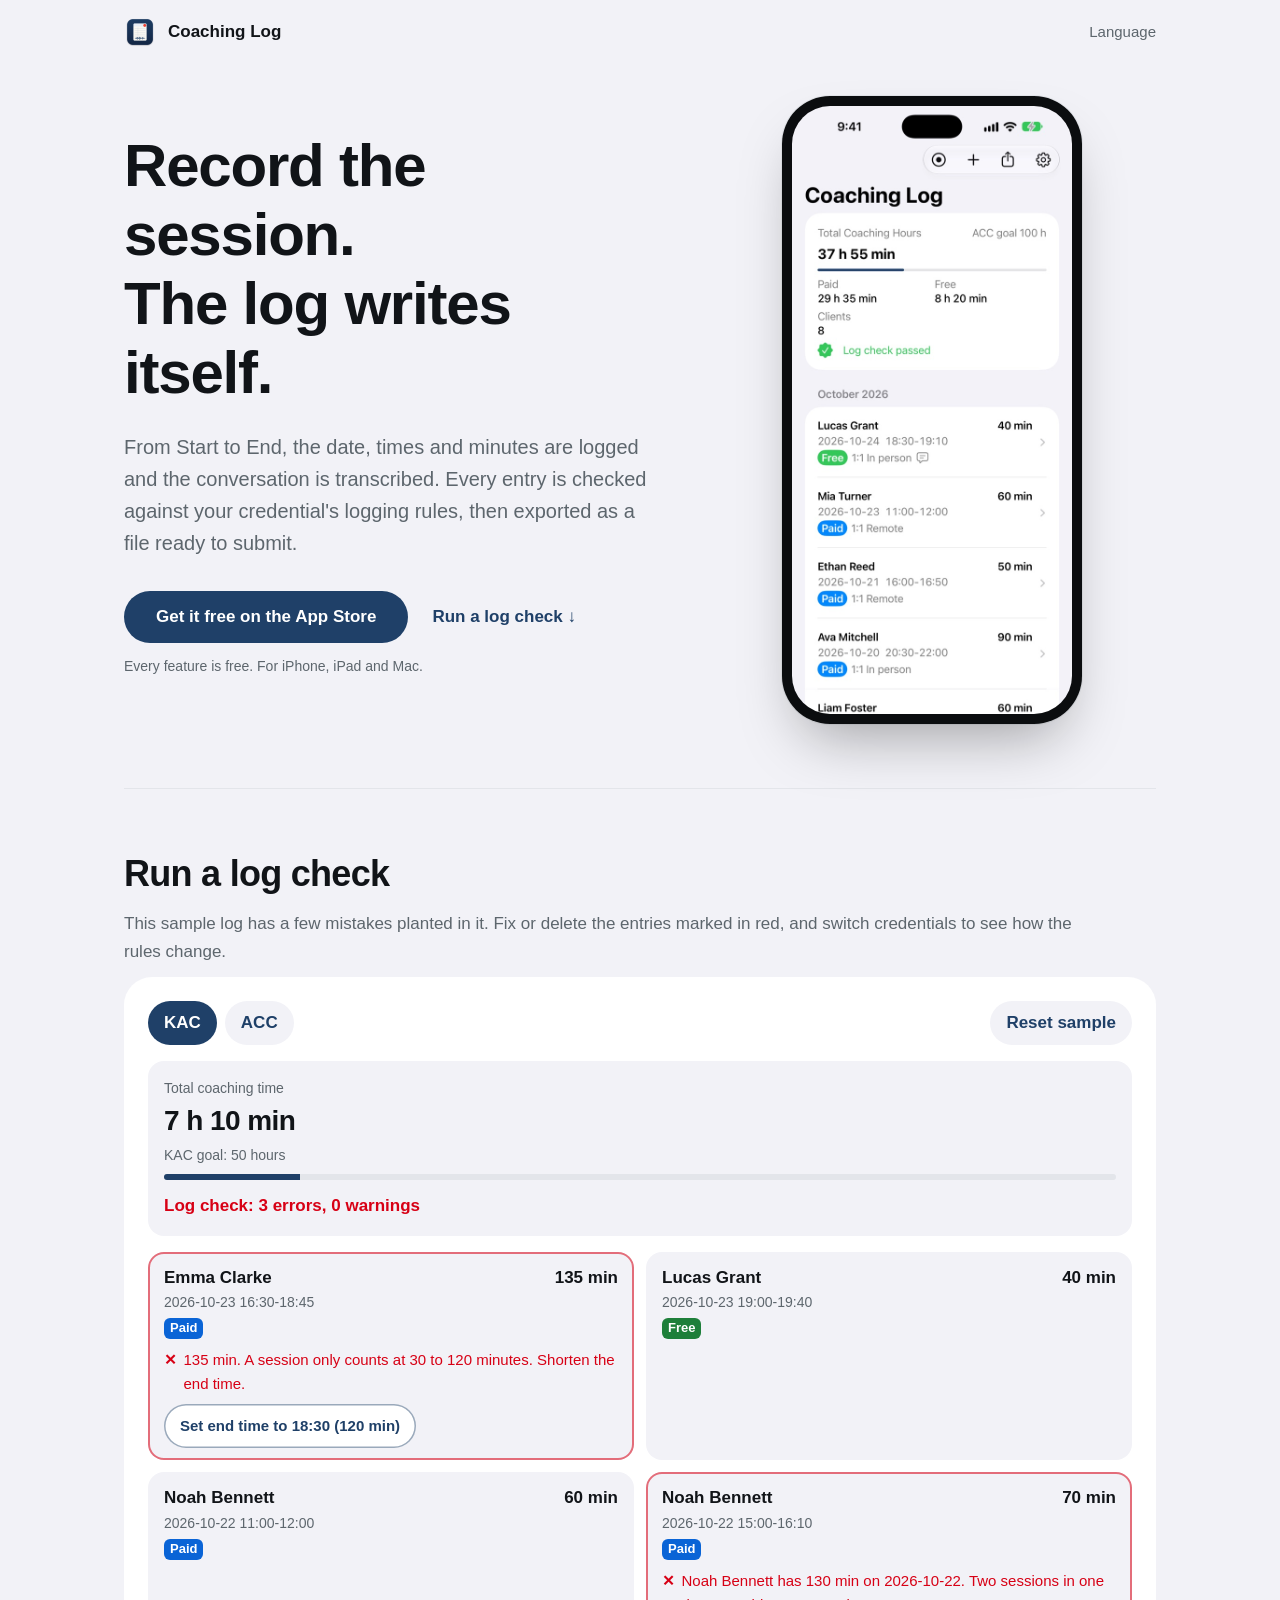
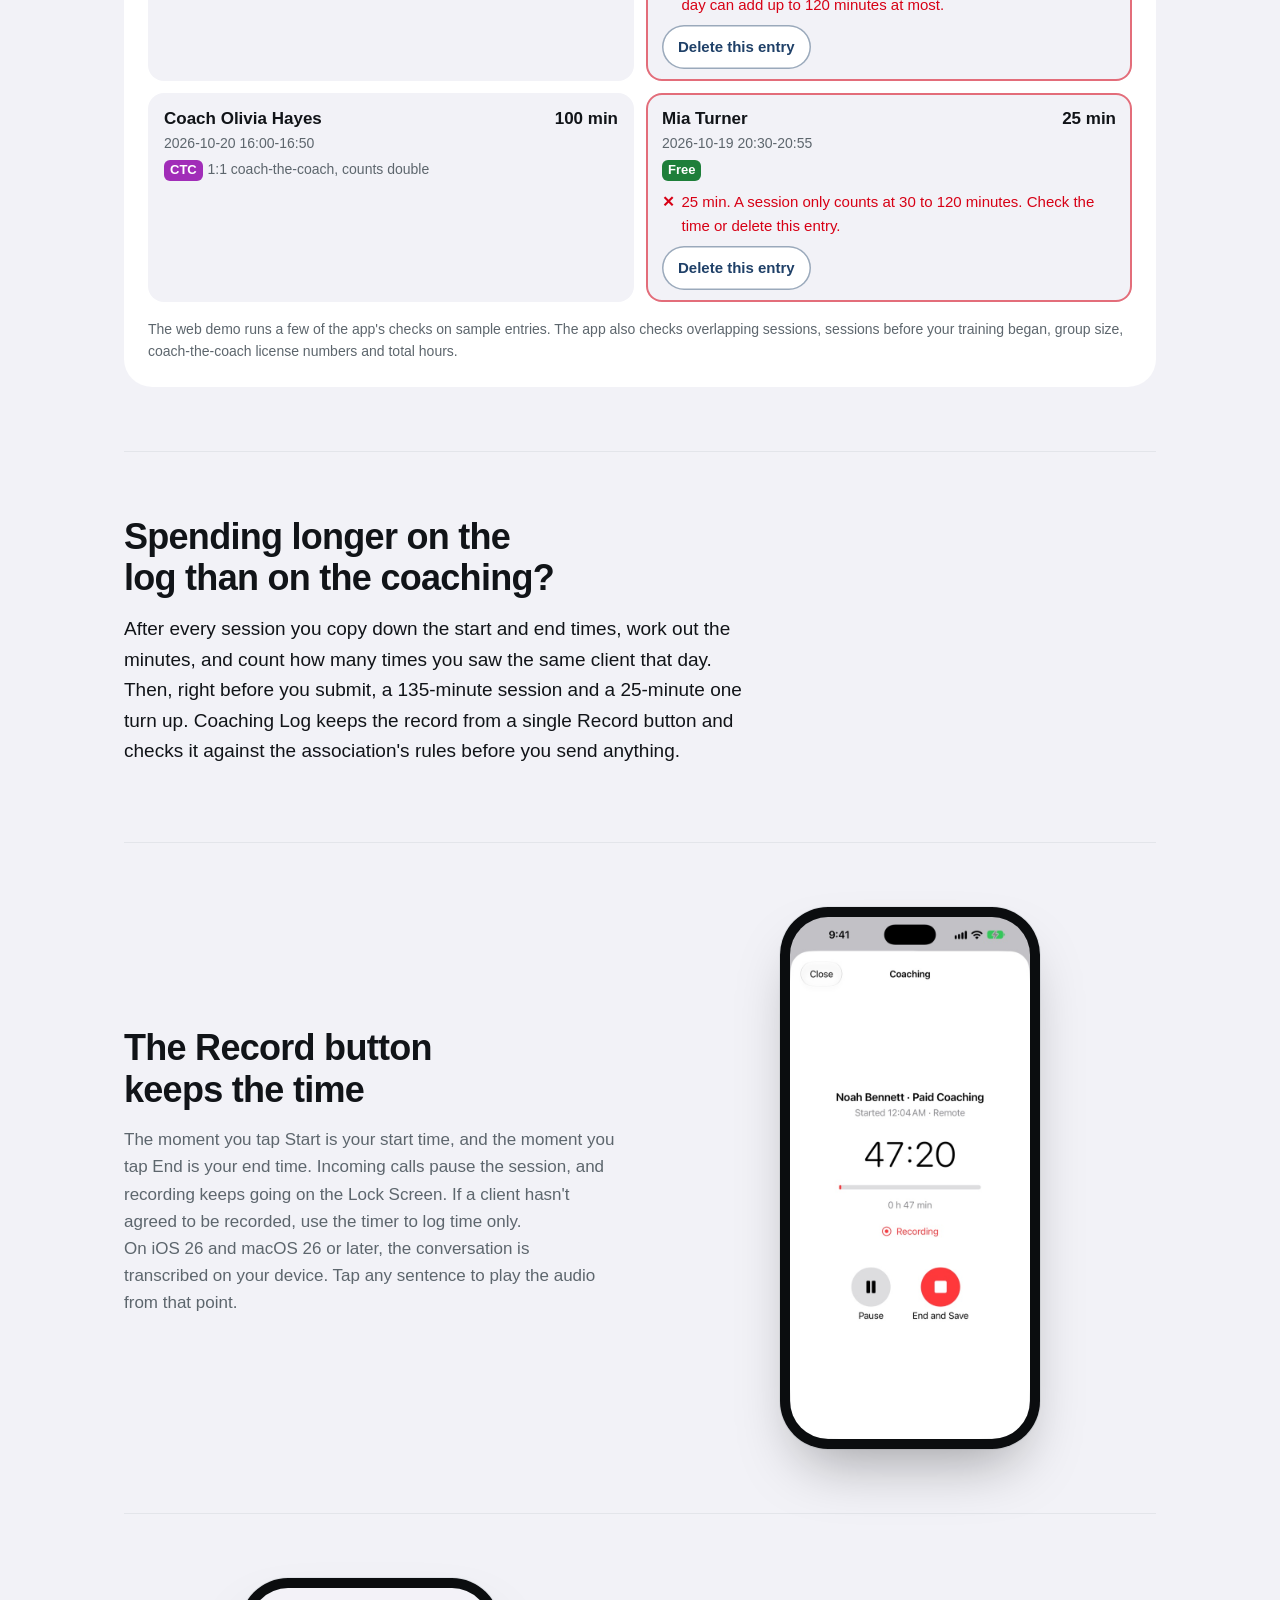
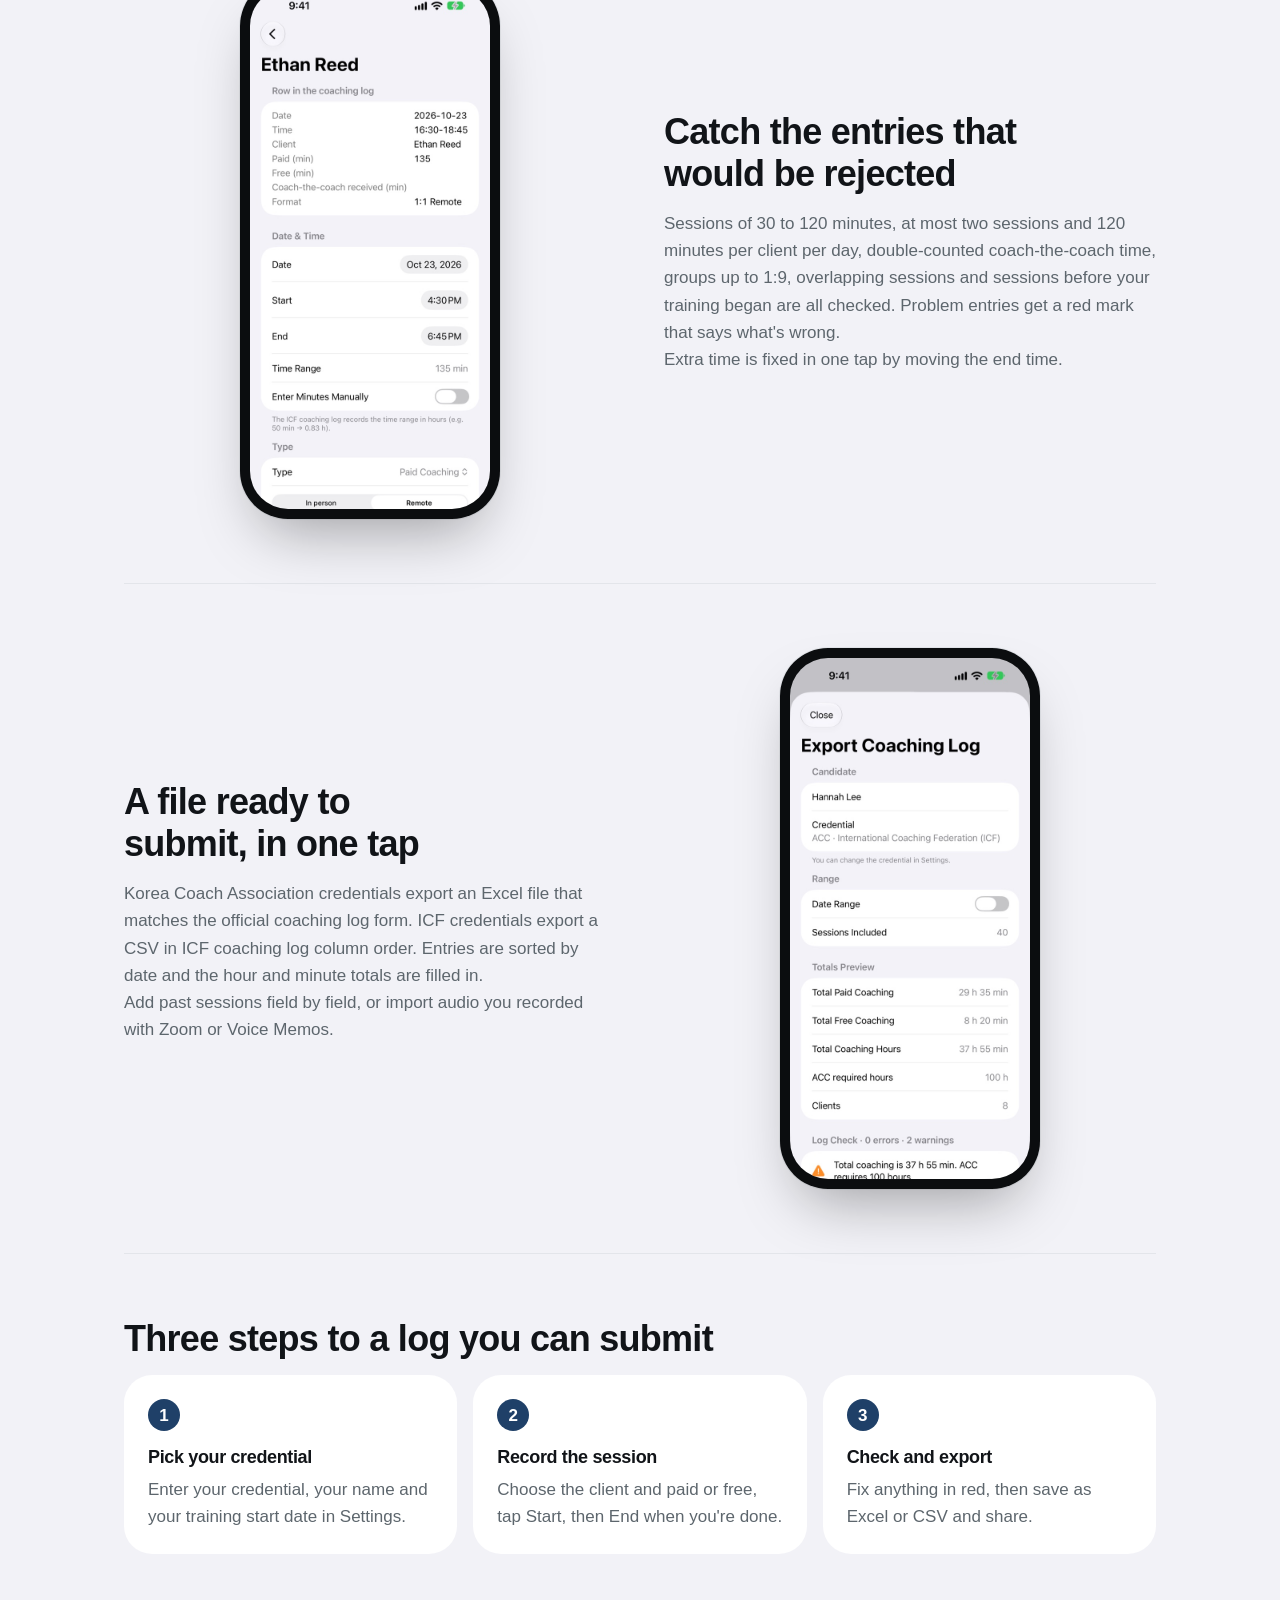
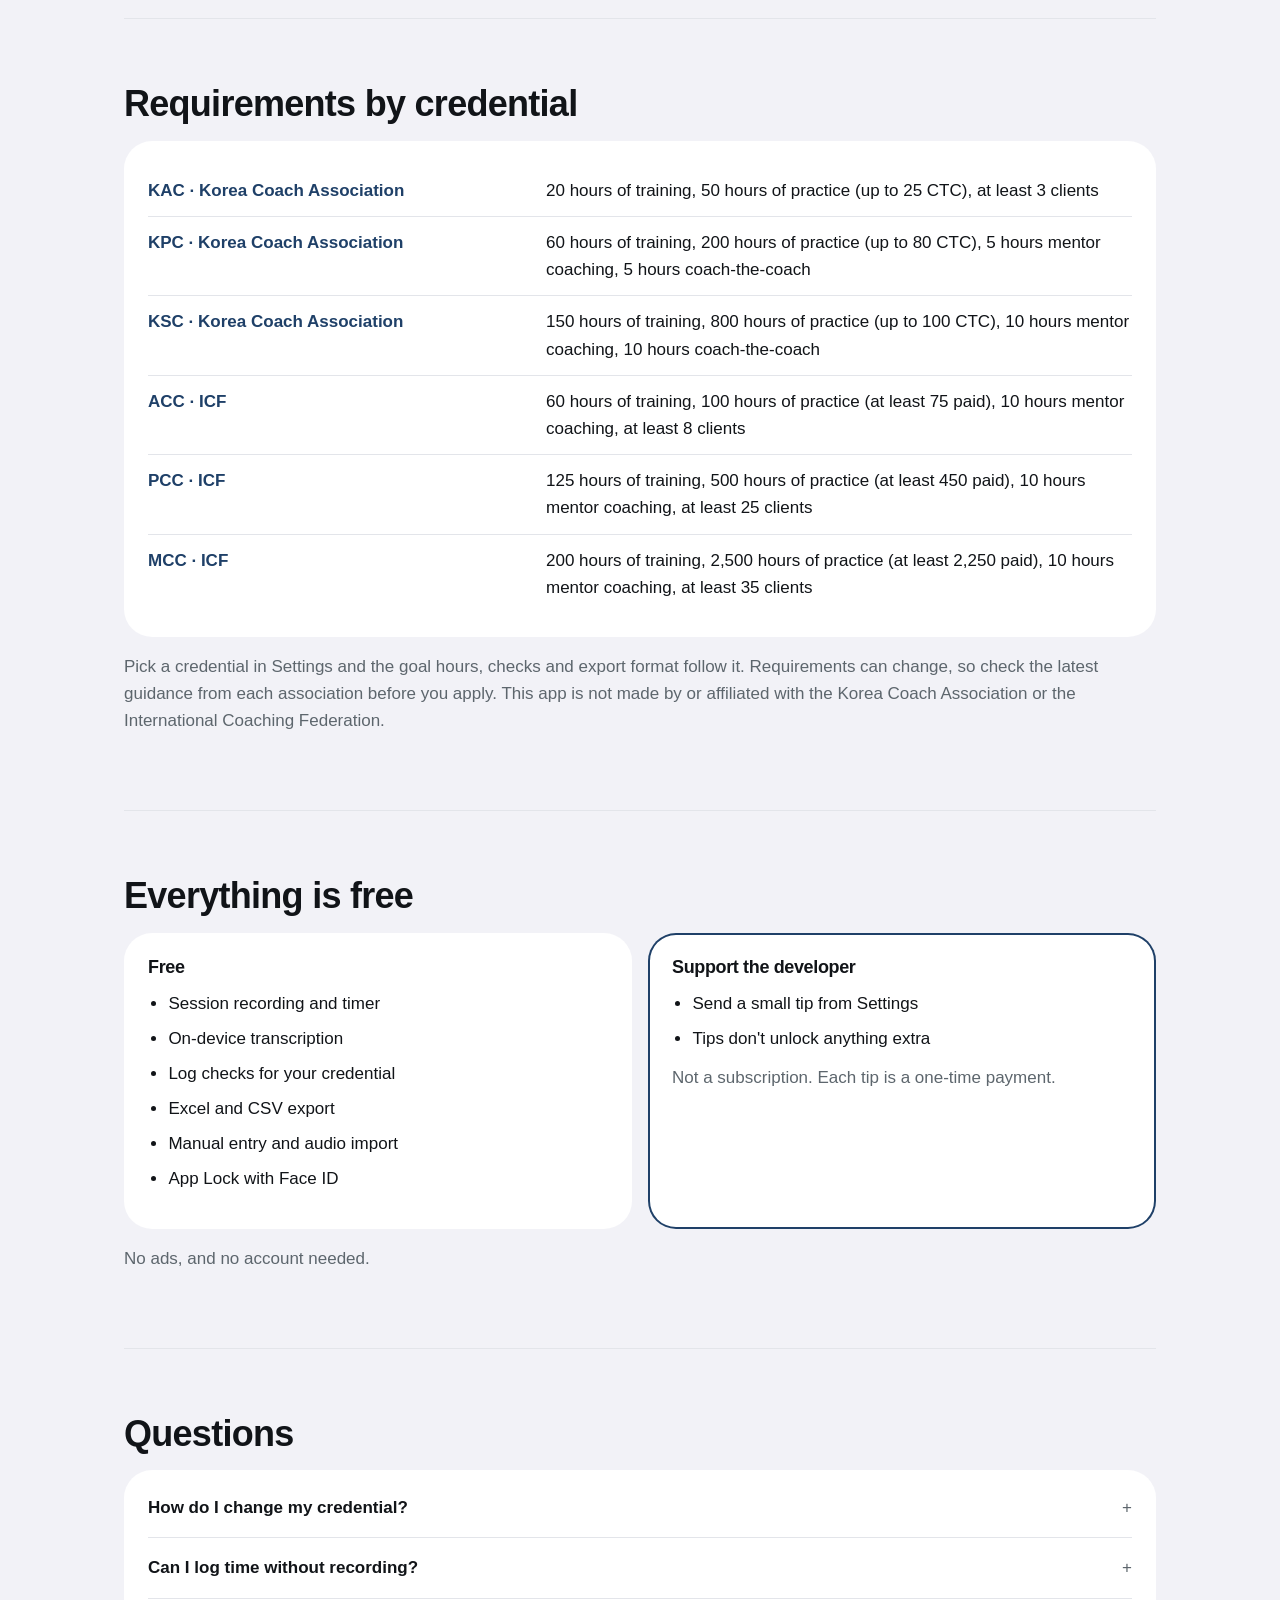
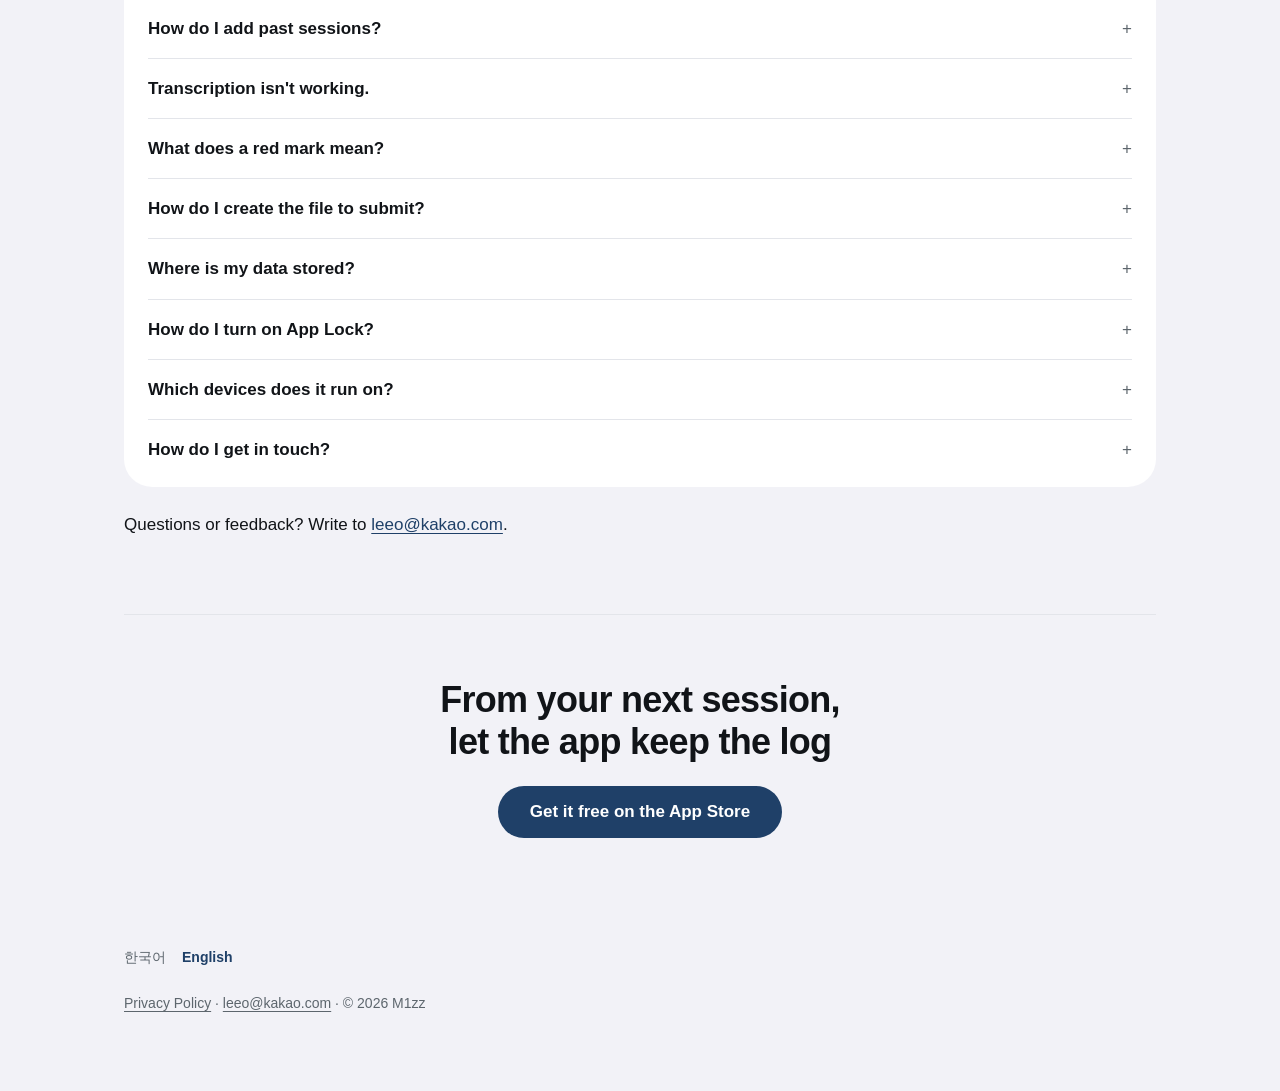
<file: docs/index.html>
<!doctype html>
<html lang="ko">
<head>
  <meta charset="utf-8">
  <meta name="viewport" content="width=device-width, initial-scale=1">
  <title>코칭일지: 녹음하면 완성되는 코치 자격 실습 기록</title>
  <meta name="description" content="코칭을 녹음하면 날짜와 시간이 기록되고 대화는 텍스트로 바뀌어요. KAC KPC KSC, ICF ACC PCC MCC 작성 규칙으로 점검하고 제출용 파일로 내보내요.">
  <meta name="theme-color" content="#1F4068" media="(prefers-color-scheme: light)">
  <meta name="theme-color" content="#0a0d0f" media="(prefers-color-scheme: dark)">
  <meta name="apple-itunes-app" content="app-id=6822541501">
  <link rel="canonical" href="https://m1zz.github.io/KACCoachingLog/">
  <link rel="alternate" hreflang="ko" href="https://m1zz.github.io/KACCoachingLog/">
  <link rel="alternate" hreflang="en" href="https://m1zz.github.io/KACCoachingLog/en/">
  <link rel="alternate" hreflang="x-default" href="https://m1zz.github.io/KACCoachingLog/">
  <meta property="og:type" content="website">
  <meta property="og:title" content="코칭일지: 녹음하면 완성되는 코치 자격 실습 기록">
  <meta property="og:description" content="코칭을 녹음하면 날짜와 시간이 기록되고 대화는 텍스트로 바뀌어요. KAC KPC KSC, ICF ACC PCC MCC 작성 규칙으로 점검하고 제출용 파일로 내보내요.">
  <meta property="og:url" content="https://m1zz.github.io/KACCoachingLog/">
  <meta property="og:image" content="https://m1zz.github.io/KACCoachingLog/img/ko/og.jpg">
  <meta name="twitter:card" content="summary_large_image">
  <link rel="icon" href="icon.png">
  <link rel="apple-touch-icon" href="icon.png">
  <link rel="stylesheet" href="sitegen.css">
  <link rel="stylesheet" href="demo.css">
  <style>:root{--accent:#1F4068}@media (prefers-color-scheme:dark){:root{--accent:#89BDF1}}</style>
  <script>document.documentElement.classList.add("js")</script>
  <script>(function () {
    var P = {"ko": "", "en": "en/"}, here = "ko", want;
    try { want = localStorage.getItem("sitegen-lang"); } catch (e) {}
    function match(tag) {
      var t = (tag || "").toLowerCase(), b = t.split("-")[0], ks = Object.keys(P), i;
      for (i = 0; i < ks.length; i++) if (ks[i].toLowerCase() === t) return ks[i];
      if (b === "zh") return /hant|tw|hk|mo/.test(t) ? (P["zh-Hant"] !== undefined ? "zh-Hant" : null) : (P["zh-Hans"] !== undefined ? "zh-Hans" : null);
      if (b === "no" || b === "nn") b = "nb";
      if (P[b] !== undefined) return b;
      for (i = 0; i < ks.length; i++) if (ks[i].toLowerCase().split("-")[0] === b) return ks[i];
      return null;
    }
    if (!(want in P)) {
      want = null;
      var ls = navigator.languages || [navigator.language];
      for (var i = 0; i < ls.length && !want; i++) want = match(ls[i]);
    }
    if (want && want !== here) location.replace(P[want] + location.hash);
  })();</script>
</head>
<body>
  <a class="skip" href="#main">본문으로 건너뛰기</a>
  <header class="bar">
    <a class="brand" href=""><img src="icon.png" alt="" width="32" height="32">코칭일지</a>
    <a class="lang-link" href="#languages">언어</a>
  </header>

  <main id="main">
    <section class="hero">
      <div class="copy">
        <h1>녹음하면<br>코칭일지가 완성돼요</h1>
        <p class="lead">시작부터 종료까지 날짜, 시각, 분이 기록되고 대화는 텍스트로 바뀌어요. 준비 중인 자격증의 작성 규칙으로 점검한 뒤 제출용 파일로 바로 내보내요.</p>
        <div class="actions"><a class="cta" href="https://apps.apple.com/app/id6822541501">App Store에서 무료로 받기</a><a class="try" href="#try">작성 점검을 해 보세요 ↓</a></div>
        <p class="muted small">모든 기능이 무료예요. iPhone, iPad, Mac에서 쓸 수 있어요.</p>
      </div>
      <div class="phone"><img src="img/ko/1-list.jpg" alt="녹음하면 코칭일지가 완성돼요" width="600" height="1303" decoding="async"></div>
    </section>


    <section class="reveal" id="try">
      <h2>작성 점검을 해 보세요</h2>
      <p class="muted">예시 코칭일지에 일부러 틀린 기록을 넣어 두었어요. 빨간 표시를 고치거나 지우고, 자격증을 바꿔 규칙이 어떻게 달라지는지 보세요.</p>
      <div id="demo" class="card demo-card" data-text="{&quot;title&quot;: &quot;작성 점검을 해 보세요&quot;, &quot;lead&quot;: &quot;예시 코칭일지에 일부러 틀린 기록을 넣어 두었어요. 빨간 표시를 고치거나 지우고, 자격증을 바꿔 규칙이 어떻게 달라지는지 보세요.&quot;, &quot;cert&quot;: &quot;자격증&quot;, &quot;reset&quot;: &quot;처음 기록으로&quot;, &quot;total&quot;: &quot;누적 코칭시간&quot;, &quot;hm&quot;: &quot;{h}시간 {m}분&quot;, &quot;goal&quot;: &quot;{cert} 목표 {h}시간&quot;, &quot;tally&quot;: &quot;작성 점검 · 오류 {e}건 · 주의 {w}건&quot;, &quot;pass&quot;: &quot;작성 점검 통과&quot;, &quot;min&quot;: &quot;{n}분&quot;, &quot;paid&quot;: &quot;유료&quot;, &quot;free&quot;: &quot;무료&quot;, &quot;ctc&quot;: &quot;CTC&quot;, &quot;ctcDouble&quot;: &quot;1:1 코치더코치 · 2배 인정&quot;, &quot;long&quot;: &quot;{min}분이에요. 한 세션은 {lo}~{hi}분만 인정돼요. 종료 시각을 줄여 주세요.&quot;, &quot;short&quot;: &quot;{min}분이에요. 한 세션은 {lo}~{hi}분만 인정돼요. 시간을 확인하거나 이 기록을 삭제해 주세요.&quot;, &quot;sameDay&quot;: &quot;{day}에 {name} 님 코칭 합계가 {min}분이에요. 하루 2회 합산 최대 120분이에요.&quot;, &quot;ctcIcf&quot;: &quot;받은 코치더코치는 ICF 코칭 로그 시간에 포함되지 않아요.&quot;, &quot;clients&quot;: &quot;{cert}는 최소 {n}명 이상의 고객이 필요해요. (현재 {count}명)&quot;, &quot;fix&quot;: &quot;종료 시각을 {time}로 맞추기 ({hi}분)&quot;, &quot;del&quot;: &quot;이 기록 삭제&quot;, &quot;people&quot;: [&quot;강예린&quot;, &quot;한소율&quot;, &quot;윤도현&quot;, &quot;오정민 코치&quot;, &quot;정우진&quot;], &quot;note&quot;: &quot;웹 체험은 예시 기록으로 점검 규칙 일부를 보여 줘요. 앱은 시간 겹침, 교육 시작일 이전 코칭, 그룹코칭 인원, 코치더코치 자격번호, 필요 시간까지 확인해요.&quot;}"></div>
    </section>

    <section class="problem reveal">
      <h2>코칭보다 일지 정리가 더 오래 걸리나요?</h2>
      <p>세션이 끝나면 시작과 종료 시각을 옮겨 적고, 분을 계산하고, 같은 날 같은 고객을 몇 번 만났는지 다시 세요. 제출 직전에야 135분짜리 세션과 25분짜리 세션이 눈에 들어와요. 코칭일지는 녹음 버튼 하나로 기록을 남기고, 협회 작성 규칙으로 미리 점검해 줘요.</p>
    </section>

    <section class="feature reveal">
      <div class="copy">
        <h2>녹음 버튼이 시간을 적어요</h2>
        <p>시작을 누른 순간이 시작 시각, 종료를 누른 순간이 종료 시각이 돼요. 전화가 오면 일시정지되고, 잠금 화면에서도 녹음이 이어져요. 고객이 녹음에 동의하지 않았다면 타이머로 시간만 남겨요.<br>iOS 26과 macOS 26부터는 대화가 기기 안에서 텍스트로 바뀌고, 문장을 누르면 그 부분부터 다시 들을 수 있어요.</p>
      </div>
      <div class="phone"><img src="img/ko/2-recording.jpg" alt="녹음 버튼이 시간을 적어요" width="600" height="1303" loading="lazy" decoding="async"></div>
    </section>

    <section class="feature reveal">
      <div class="copy">
        <h2>제출 전에 탈락할 기록을 찾아요</h2>
        <p>세션 30~120분, 같은 날 같은 고객 2회와 합산 120분, 코치더코치 2배 계산, 그룹코칭 1:9, 시간 겹침, 교육 시작일 이전 코칭까지 확인해요. 문제가 있는 기록에는 빨간 표시가 붙고 무엇이 틀렸는지 알려 줘요.<br>넘친 시간은 버튼 하나로 종료 시각을 맞춰 고쳐요.</p>
      </div>
      <div class="phone"><img src="img/ko/3-detail.jpg" alt="제출 전에 탈락할 기록을 찾아요" width="600" height="1303" loading="lazy" decoding="async"></div>
    </section>

    <section class="feature reveal">
      <div class="copy">
        <h2>버튼 한 번에 제출용 파일</h2>
        <p>한국코치협회 자격증은 공식 코칭일지 양식과 같은 서식의 엑셀 파일로, ICF 자격증은 ICF 코칭 로그 칸 순서의 CSV 파일로 저장해요. 날짜순 정렬과 시간·분 합계도 채워져요.<br>지난 코칭은 엑셀 칸 순서대로 직접 입력하거나, Zoom이나 음성 메모로 녹음한 파일을 가져와 기록으로 만들어요.</p>
      </div>
      <div class="phone"><img src="img/ko/5-export.jpg" alt="버튼 한 번에 제출용 파일" width="600" height="1303" loading="lazy" decoding="async"></div>
    </section>

    <section class="reveal">
      <h2>세 단계면 제출할 코칭일지가 준비돼요</h2>
      <ol class="steps"><li class="card"><span class="n">1</span><h3>자격증 고르기</h3><p>설정에서 준비 중인 자격증과 응시자 명, 교육 시작일을 입력해요.</p></li>
<li class="card"><span class="n">2</span><h3>코칭 녹음</h3><p>고객 이름과 유료·무료를 고르고 시작, 끝나면 종료를 눌러요.</p></li>
<li class="card"><span class="n">3</span><h3>점검하고 내보내기</h3><p>빨간 표시를 고친 뒤 엑셀이나 CSV로 저장해 공유해요.</p></li></ol>
    </section>

    <section class="reveal" id="commands">
      <h2>자격증별 기준</h2>
      <div class="card table">
        <dl><div><dt>KAC · (사)한국코치협회</dt><dd>교육 20시간, 실습 50시간 (CTC 최대 25시간), 고객 3명 이상</dd></div><div><dt>KPC · (사)한국코치협회</dt><dd>교육 60시간, 실습 200시간 (CTC 최대 80시간), 멘토코칭 5시간, 코치더코치 5시간</dd></div><div><dt>KSC · (사)한국코치협회</dt><dd>교육 150시간, 실습 800시간 (CTC 최대 100시간), 멘토코칭 10시간, 코치더코치 10시간</dd></div><div><dt>ACC · 국제코칭연맹(ICF)</dt><dd>교육 60시간, 실습 100시간 (유료 75시간 이상), 멘토코칭 10시간, 고객 8명 이상</dd></div><div><dt>PCC · 국제코칭연맹(ICF)</dt><dd>교육 125시간, 실습 500시간 (유료 450시간 이상), 멘토코칭 10시간, 고객 25명 이상</dd></div><div><dt>MCC · 국제코칭연맹(ICF)</dt><dd>교육 200시간, 실습 2500시간 (유료 2250시간 이상), 멘토코칭 10시간, 고객 35명 이상</dd></div></dl>
      </div>
      <p class="muted">설정에서 자격증을 고르면 목표 시간과 점검 규칙, 내보내는 파일 형식이 바뀌어요. 응시 요건은 바뀔 수 있으니 응시 전에 각 협회의 최신 안내를 확인해 주세요. 이 앱은 한국코치협회나 국제코칭연맹이 만든 앱이 아니에요.</p>
    </section>


    <section class="reveal" id="pricing">
      <h2>모든 기능이 무료예요</h2>
      <div class="plans">
        <div class="card plan free">
          <h3>무료</h3>
          <ul><li>코칭 녹음과 타이머</li><li>기기 안에서 텍스트 변환</li><li>자격증별 작성 점검</li><li>엑셀 · CSV 내보내기</li><li>직접 입력과 오디오 가져오기</li><li>Face ID 앱 잠금</li></ul>
          
        </div>
        <div class="card plan pro">
          <h3>개발자 응원하기</h3>
          <ul><li>설정에서 작은 팁을 보낼 수 있어요</li><li>팁을 보내도 새로 열리는 기능은 없어요</li></ul>
          <p class="muted">구독이 아니라 보낼 때마다 한 번 결제해요.</p>
        </div>
      </div>
      <p class="muted">광고도, 가입도 없어요.</p>
    </section>

    <section class="reveal" id="faq">
      <h2>자주 묻는 질문</h2>
      <div class="faq"><details><summary>준비 중인 자격증은 어디서 바꾸나요?</summary><p>설정에서 KAC, KPC, KSC, ACC, PCC, MCC 중에서 고를 수 있어요. 목표 시간과 작성 점검 규칙, 내보내기 파일 형식이 자격증에 맞춰 바뀌어요.</p></details>
<details><summary>녹음하지 않고 시간만 기록할 수 있나요?</summary><p>네. 고객이 녹음에 동의하지 않았다면 타이머로 시작과 종료 시각만 기록할 수 있어요. 녹음은 고객의 동의를 받은 경우에만 써 주세요.</p></details>
<details><summary>지난 코칭은 어떻게 넣나요?</summary><p>목록 위의 더하기 버튼에서 직접 입력하거나, Zoom이나 음성 메모로 녹음한 오디오 파일을 가져와 기록으로 만들 수 있어요.</p></details>
<details><summary>텍스트 변환이 되지 않아요.</summary><p>iOS 26과 macOS 26 이상에서는 기기 안에서 변환해요. 이전 버전에서는 설정의 음성 인식 옵션을 확인해 주세요. ‘기기 내 인식만 사용’을 켜 두면 기기에서 지원하지 않는 경우 변환되지 않을 수 있어요.</p></details>
<details><summary>빨간 표시는 무엇인가요?</summary><p>한국코치협회 코칭일지 작성 유의사항이나 ICF 기준에 맞지 않는 기록이에요. 기록을 열면 무엇이 문제인지 알려 주고, 넘친 시간은 한 번에 고칠 수 있어요. 코칭교육 중에 한 실습(유의사항 5번)은 앱이 알 수 없으니 직접 빼 주세요.</p></details>
<details><summary>제출할 파일은 어떻게 만드나요?</summary><p>공유 버튼을 누르면 한국코치협회 자격증은 엑셀 파일로, ICF 자격증은 CSV 파일로 저장돼요. 작성 오류가 있으면 먼저 고친 뒤 내보내 주세요.</p></details>
<details><summary>기록은 어디에 저장되나요?</summary><p>기록과 변환된 텍스트는 이 기기와 내 iCloud에 저장돼 같은 Apple 계정의 다른 기기에서도 볼 수 있어요. 녹음 파일은 설정에서 ‘녹음 파일도 백업’을 켤 때만 iCloud에 올라가요. 개발자는 볼 수 없고, 앱은 어떤 정보도 수집하지 않아요.</p></details>
<details><summary>앱 잠금을 켜고 싶어요.</summary><p>설정의 ‘개인정보 보호 (앱 잠금)’을 켜면 앱을 열 때마다 Face ID, Touch ID나 기기 암호로 잠금을 해제해요. 앱 전환 화면에서도 내용이 가려져요.</p></details>
<details><summary>어떤 기기에서 쓸 수 있나요?</summary><p>iOS 17 이상의 iPhone과 iPad, macOS 14 이상의 Mac에서 쓸 수 있어요. 기기 안 텍스트 변환은 iOS 26, macOS 26부터예요.</p></details>
<details><summary>문의는 어디로 하나요?</summary><p>leeo@kakao.com으로 메일을 보내거나 GitHub의 M1zz/KACCoachingLog 이슈에 남겨 주세요. 고객 이름이나 녹음 내용은 올리지 말아 주세요.</p></details></div>
      <p class="contact">궁금한 점이나 의견은 <a href="mailto:leeo@kakao.com">leeo@kakao.com</a>로 보내 주세요.</p>
    </section>

    <section class="closing reveal">
      <h2>다음 코칭부터<br>기록은 앱에 맡기세요</h2>
      <a class="cta" href="https://apps.apple.com/app/id6822541501">App Store에서 무료로 받기</a>
    </section>
  </main>

  <footer>
    <nav id="languages" class="langs" aria-label="언어"><a href="" hreflang="ko" lang="ko" aria-current="page">한국어</a>
<a href="en/" hreflang="en" lang="en">English</a></nav>
    <p><a href="privacy.html">개인정보처리방침</a> · <a href="mailto:leeo@kakao.com">leeo@kakao.com</a> · © 2026 M1zz</p>
  </footer>

  <script>
    const io = new IntersectionObserver(es => es.forEach(e => {
      if (e.isIntersecting) { e.target.classList.add("in"); io.unobserve(e.target) }
    }), { rootMargin: "0px 0px -10% 0px" });
    document.querySelectorAll(".reveal").forEach(el => io.observe(el));
    document.querySelectorAll(".langs a").forEach(a => a.addEventListener("click", () => {
      try { localStorage.setItem("sitegen-lang", a.hreflang) } catch (e) {}
    }));
  </script>
  <script src="demo.js"></script>
</body>
</html>
</file>
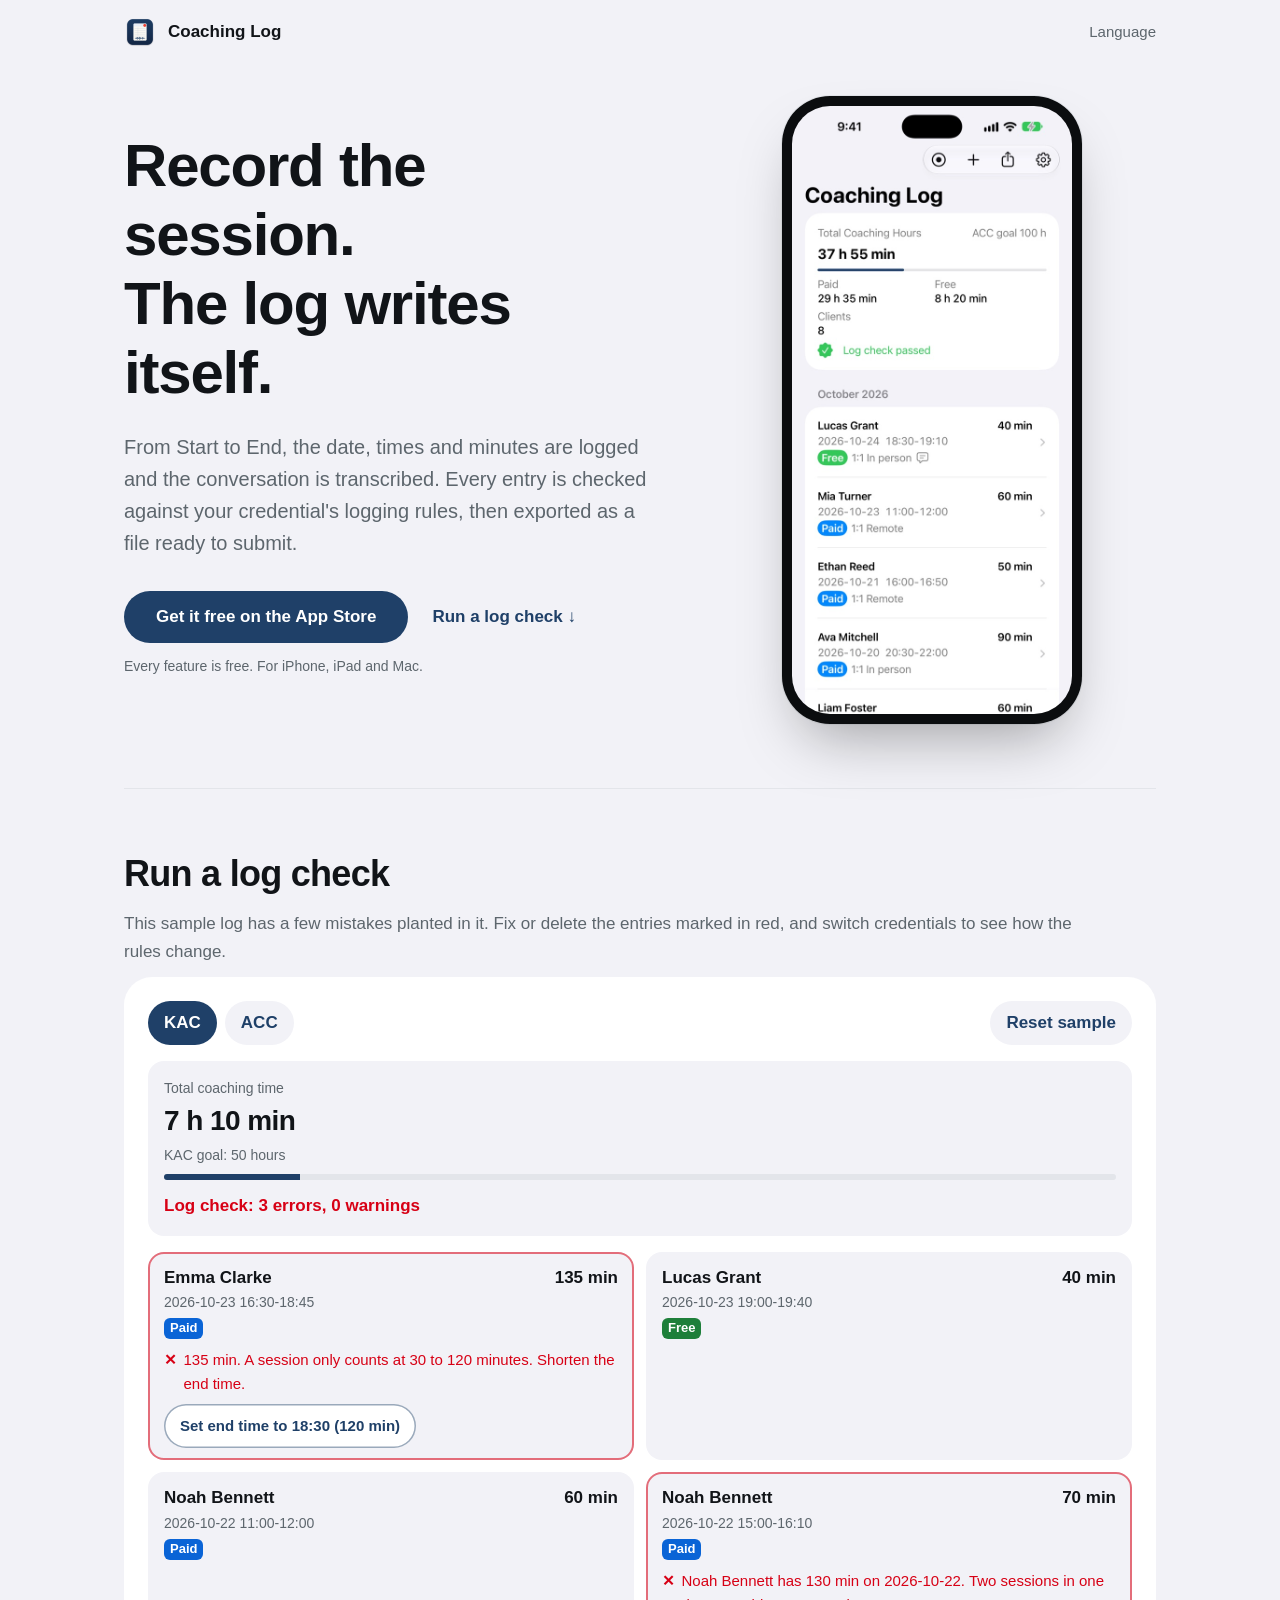
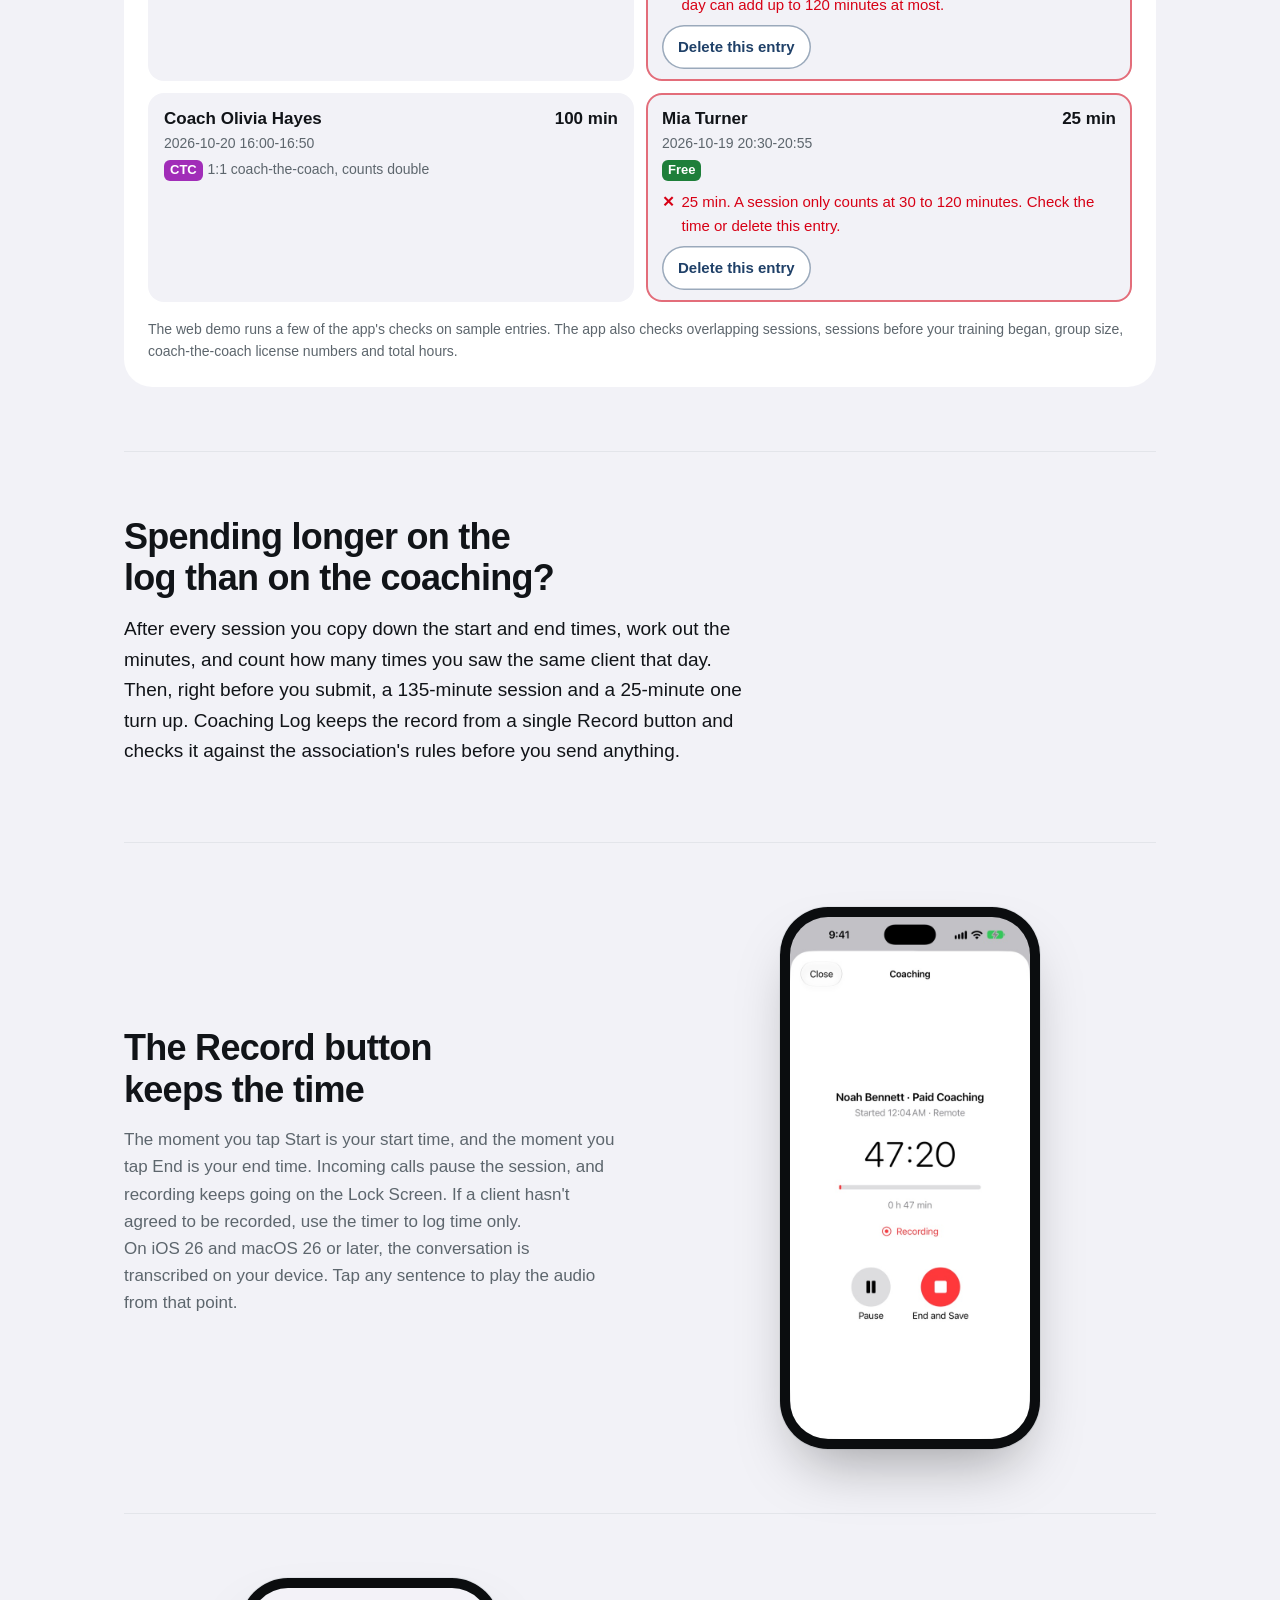
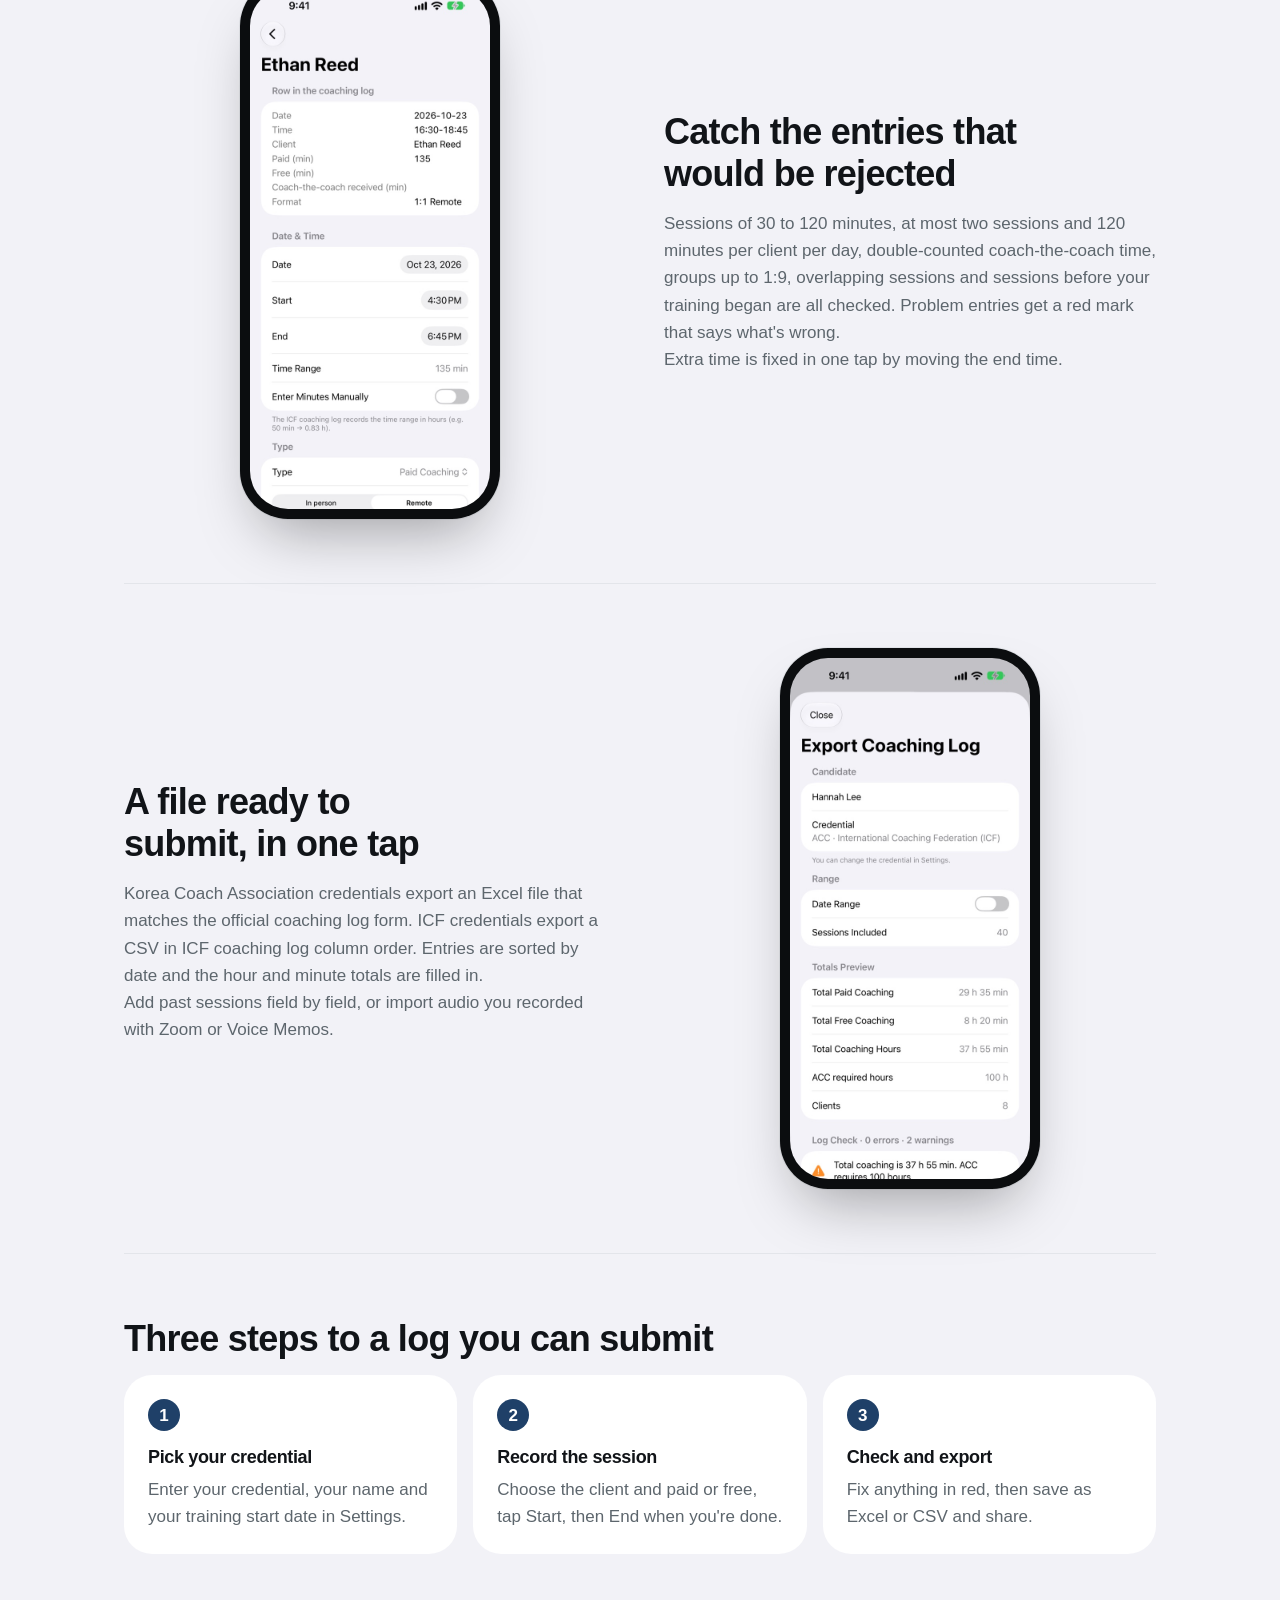
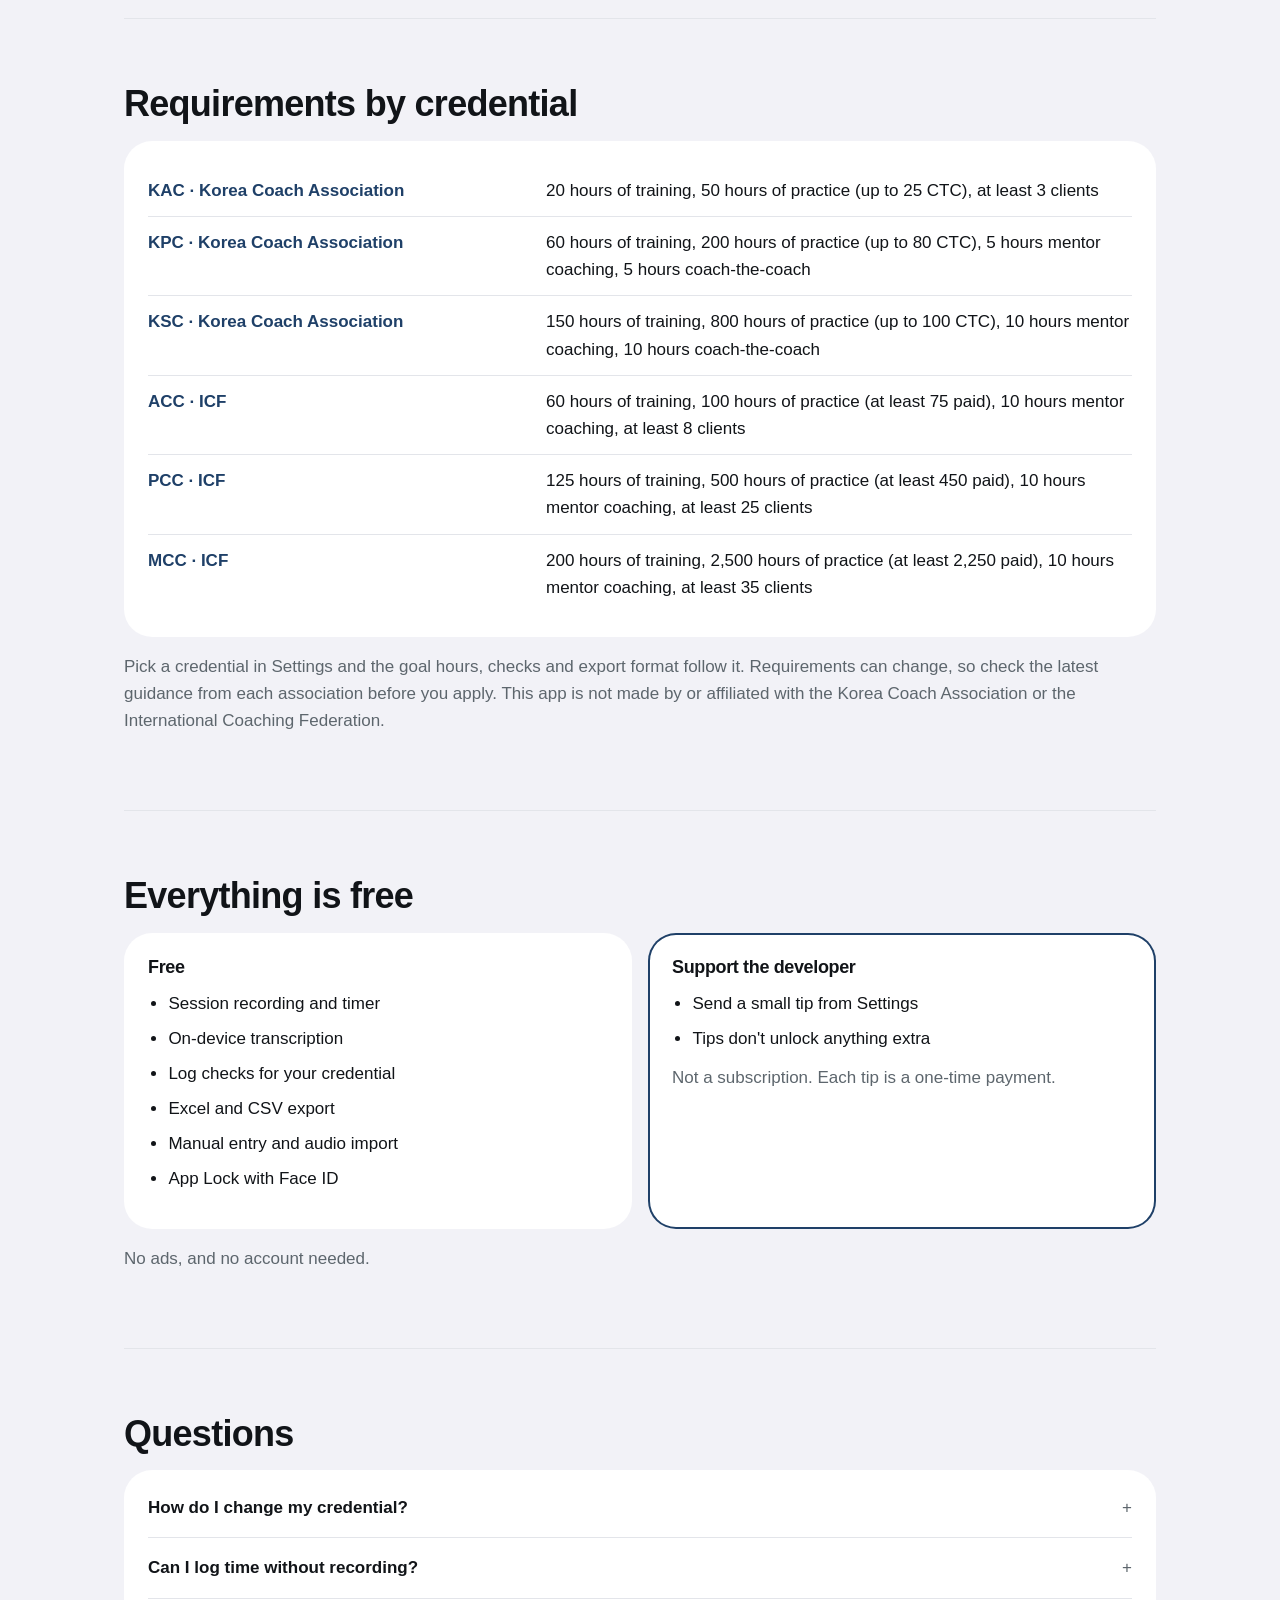
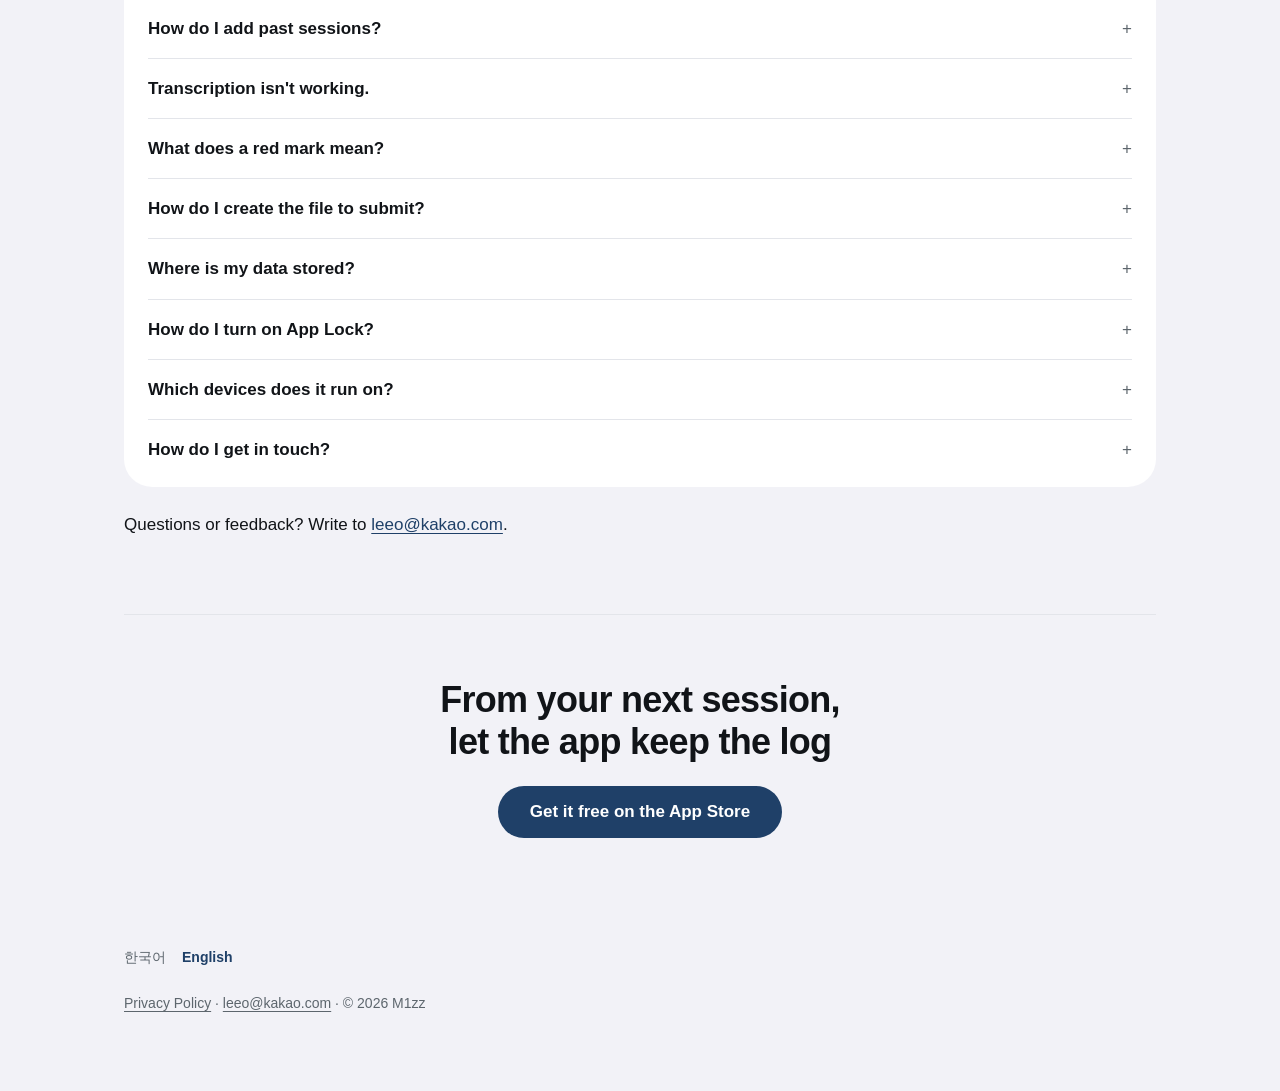
<file: docs/en/index.html>
<!doctype html>
<html lang="en">
<head>
  <meta charset="utf-8">
  <meta name="viewport" content="width=device-width, initial-scale=1">
  <title>Coaching Log: coaching hours that log themselves</title>
  <meta name="description" content="Record a session and the date, times and minutes log themselves while it&#x27;s transcribed. Checked against KAC or ICF rules, then exported.">
  <meta name="theme-color" content="#1F4068" media="(prefers-color-scheme: light)">
  <meta name="theme-color" content="#0a0d0f" media="(prefers-color-scheme: dark)">
  <meta name="apple-itunes-app" content="app-id=6822541501">
  <link rel="canonical" href="https://m1zz.github.io/KACCoachingLog/en/">
  <link rel="alternate" hreflang="ko" href="https://m1zz.github.io/KACCoachingLog/">
  <link rel="alternate" hreflang="en" href="https://m1zz.github.io/KACCoachingLog/en/">
  <link rel="alternate" hreflang="x-default" href="https://m1zz.github.io/KACCoachingLog/">
  <meta property="og:type" content="website">
  <meta property="og:title" content="Coaching Log: coaching hours that log themselves">
  <meta property="og:description" content="Record a session and the date, times and minutes log themselves while it&#x27;s transcribed. Checked against KAC or ICF rules, then exported.">
  <meta property="og:url" content="https://m1zz.github.io/KACCoachingLog/en/">
  <meta property="og:image" content="https://m1zz.github.io/KACCoachingLog/img/en/og.jpg">
  <meta name="twitter:card" content="summary_large_image">
  <link rel="icon" href="../icon.png">
  <link rel="apple-touch-icon" href="../icon.png">
  <link rel="stylesheet" href="../sitegen.css">
  <link rel="stylesheet" href="../demo.css">
  <style>:root{--accent:#1F4068}@media (prefers-color-scheme:dark){:root{--accent:#89BDF1}}</style>
  <script>document.documentElement.classList.add("js")</script>
</head>
<body>
  <a class="skip" href="#main">Skip to content</a>
  <header class="bar">
    <a class="brand" href="../en/"><img src="../icon.png" alt="" width="32" height="32">Coaching Log</a>
    <a class="lang-link" href="#languages">Language</a>
  </header>

  <main id="main">
    <section class="hero">
      <div class="copy">
        <h1>Record the session.<br>The log writes itself.</h1>
        <p class="lead">From Start to End, the date, times and minutes are logged and the conversation is transcribed. Every entry is checked against your credential's logging rules, then exported as a file ready to submit.</p>
        <div class="actions"><a class="cta" href="https://apps.apple.com/app/id6822541501">Get it free on the App Store</a><a class="try" href="#try">Run a log check ↓</a></div>
        <p class="muted small">Every feature is free. For iPhone, iPad and Mac.</p>
      </div>
      <div class="phone"><img src="../img/en/1-list.jpg" alt="Record the session. The log writes itself." width="600" height="1303" decoding="async"></div>
    </section>


    <section class="reveal" id="try">
      <h2>Run a log check</h2>
      <p class="muted">This sample log has a few mistakes planted in it. Fix or delete the entries marked in red, and switch credentials to see how the rules change.</p>
      <div id="demo" class="card demo-card" data-text="{&quot;title&quot;: &quot;Run a log check&quot;, &quot;lead&quot;: &quot;This sample log has a few mistakes planted in it. Fix or delete the entries marked in red, and switch credentials to see how the rules change.&quot;, &quot;cert&quot;: &quot;Credential&quot;, &quot;reset&quot;: &quot;Reset sample&quot;, &quot;total&quot;: &quot;Total coaching time&quot;, &quot;hm&quot;: &quot;{h} h {m} min&quot;, &quot;goal&quot;: &quot;{cert} goal: {h} hours&quot;, &quot;tally&quot;: &quot;Log check: {e} errors, {w} warnings&quot;, &quot;pass&quot;: &quot;Log check passed&quot;, &quot;min&quot;: &quot;{n} min&quot;, &quot;paid&quot;: &quot;Paid&quot;, &quot;free&quot;: &quot;Free&quot;, &quot;ctc&quot;: &quot;CTC&quot;, &quot;ctcDouble&quot;: &quot;1:1 coach-the-coach, counts double&quot;, &quot;long&quot;: &quot;{min} min. A session only counts at {lo} to {hi} minutes. Shorten the end time.&quot;, &quot;short&quot;: &quot;{min} min. A session only counts at {lo} to {hi} minutes. Check the time or delete this entry.&quot;, &quot;sameDay&quot;: &quot;{name} has {min} min on {day}. Two sessions in one day can add up to 120 minutes at most.&quot;, &quot;ctcIcf&quot;: &quot;Received coach-the-coach time isn&#x27;t part of the ICF coaching log.&quot;, &quot;clients&quot;: &quot;{cert} needs at least {n} clients. (You have {count}.)&quot;, &quot;fix&quot;: &quot;Set end time to {time} ({hi} min)&quot;, &quot;del&quot;: &quot;Delete this entry&quot;, &quot;people&quot;: [&quot;Emma Clarke&quot;, &quot;Lucas Grant&quot;, &quot;Noah Bennett&quot;, &quot;Coach Olivia Hayes&quot;, &quot;Mia Turner&quot;], &quot;note&quot;: &quot;The web demo runs a few of the app&#x27;s checks on sample entries. The app also checks overlapping sessions, sessions before your training began, group size, coach-the-coach license numbers and total hours.&quot;}"></div>
    </section>

    <section class="problem reveal">
      <h2>Spending longer on the log than on the coaching?</h2>
      <p>After every session you copy down the start and end times, work out the minutes, and count how many times you saw the same client that day. Then, right before you submit, a 135-minute session and a 25-minute one turn up. Coaching Log keeps the record from a single Record button and checks it against the association's rules before you send anything.</p>
    </section>

    <section class="feature reveal">
      <div class="copy">
        <h2>The Record button keeps the time</h2>
        <p>The moment you tap Start is your start time, and the moment you tap End is your end time. Incoming calls pause the session, and recording keeps going on the Lock Screen. If a client hasn't agreed to be recorded, use the timer to log time only.<br>On iOS 26 and macOS 26 or later, the conversation is transcribed on your device. Tap any sentence to play the audio from that point.</p>
      </div>
      <div class="phone"><img src="../img/en/2-recording.jpg" alt="The Record button keeps the time" width="600" height="1303" loading="lazy" decoding="async"></div>
    </section>

    <section class="feature reveal">
      <div class="copy">
        <h2>Catch the entries that would be rejected</h2>
        <p>Sessions of 30 to 120 minutes, at most two sessions and 120 minutes per client per day, double-counted coach-the-coach time, groups up to 1:9, overlapping sessions and sessions before your training began are all checked. Problem entries get a red mark that says what's wrong.<br>Extra time is fixed in one tap by moving the end time.</p>
      </div>
      <div class="phone"><img src="../img/en/3-detail.jpg" alt="Catch the entries that would be rejected" width="600" height="1303" loading="lazy" decoding="async"></div>
    </section>

    <section class="feature reveal">
      <div class="copy">
        <h2>A file ready to submit, in one tap</h2>
        <p>Korea Coach Association credentials export an Excel file that matches the official coaching log form. ICF credentials export a CSV in ICF coaching log column order. Entries are sorted by date and the hour and minute totals are filled in.<br>Add past sessions field by field, or import audio you recorded with Zoom or Voice Memos.</p>
      </div>
      <div class="phone"><img src="../img/en/5-export.jpg" alt="A file ready to submit, in one tap" width="600" height="1303" loading="lazy" decoding="async"></div>
    </section>

    <section class="reveal">
      <h2>Three steps to a log you can submit</h2>
      <ol class="steps"><li class="card"><span class="n">1</span><h3>Pick your credential</h3><p>Enter your credential, your name and your training start date in Settings.</p></li>
<li class="card"><span class="n">2</span><h3>Record the session</h3><p>Choose the client and paid or free, tap Start, then End when you're done.</p></li>
<li class="card"><span class="n">3</span><h3>Check and export</h3><p>Fix anything in red, then save as Excel or CSV and share.</p></li></ol>
    </section>

    <section class="reveal" id="commands">
      <h2>Requirements by credential</h2>
      <div class="card table">
        <dl><div><dt>KAC · Korea Coach Association</dt><dd>20 hours of training, 50 hours of practice (up to 25 CTC), at least 3 clients</dd></div><div><dt>KPC · Korea Coach Association</dt><dd>60 hours of training, 200 hours of practice (up to 80 CTC), 5 hours mentor coaching, 5 hours coach-the-coach</dd></div><div><dt>KSC · Korea Coach Association</dt><dd>150 hours of training, 800 hours of practice (up to 100 CTC), 10 hours mentor coaching, 10 hours coach-the-coach</dd></div><div><dt>ACC · ICF</dt><dd>60 hours of training, 100 hours of practice (at least 75 paid), 10 hours mentor coaching, at least 8 clients</dd></div><div><dt>PCC · ICF</dt><dd>125 hours of training, 500 hours of practice (at least 450 paid), 10 hours mentor coaching, at least 25 clients</dd></div><div><dt>MCC · ICF</dt><dd>200 hours of training, 2,500 hours of practice (at least 2,250 paid), 10 hours mentor coaching, at least 35 clients</dd></div></dl>
      </div>
      <p class="muted">Pick a credential in Settings and the goal hours, checks and export format follow it. Requirements can change, so check the latest guidance from each association before you apply. This app is not made by or affiliated with the Korea Coach Association or the International Coaching Federation.</p>
    </section>


    <section class="reveal" id="pricing">
      <h2>Everything is free</h2>
      <div class="plans">
        <div class="card plan free">
          <h3>Free</h3>
          <ul><li>Session recording and timer</li><li>On-device transcription</li><li>Log checks for your credential</li><li>Excel and CSV export</li><li>Manual entry and audio import</li><li>App Lock with Face ID</li></ul>
          
        </div>
        <div class="card plan pro">
          <h3>Support the developer</h3>
          <ul><li>Send a small tip from Settings</li><li>Tips don't unlock anything extra</li></ul>
          <p class="muted">Not a subscription. Each tip is a one-time payment.</p>
        </div>
      </div>
      <p class="muted">No ads, and no account needed.</p>
    </section>

    <section class="reveal" id="faq">
      <h2>Questions</h2>
      <div class="faq"><details><summary>How do I change my credential?</summary><p>In Settings, choose KAC, KPC, KSC, ACC, PCC or MCC. Goal hours, log checks and the export format all follow the credential you choose.</p></details>
<details><summary>Can I log time without recording?</summary><p>Yes. If your client hasn't agreed to be recorded, use the timer to log just the start and end times. Only record sessions with your client's consent.</p></details>
<details><summary>How do I add past sessions?</summary><p>Tap the plus button above the list to enter a session by hand, or import audio you recorded with Zoom or Voice Memos.</p></details>
<details><summary>Transcription isn't working.</summary><p>On iOS 26 and macOS 26 or later, transcription runs on device. On earlier versions, check the speech recognition option in Settings. With “On-device recognition only” turned on, transcription may not be available if your device doesn't support it.</p></details>
<details><summary>What does a red mark mean?</summary><p>The entry doesn't meet the Korea Coach Association logging rules or ICF requirements. Open it to see what's wrong, and fix extra time in one tap. The app can't tell which sessions happened during your coach training (rule 5), so remove those yourself.</p></details>
<details><summary>How do I create the file to submit?</summary><p>Tap the share button. Korea Coach Association credentials export an Excel file, and ICF credentials export a CSV file. Fix any logging errors first.</p></details>
<details><summary>Where is my data stored?</summary><p>Your records and transcripts are stored on this device and in your own iCloud, so you can see them on your other devices with the same Apple Account. Recordings go to iCloud only if you turn on “Back up recordings too” in Settings. The developer can't see any of it, and the app collects no data.</p></details>
<details><summary>How do I turn on App Lock?</summary><p>Turn on App Lock in Settings and you'll unlock the app with Face ID, Touch ID or your passcode each time you open it. Its contents are also hidden in the app switcher.</p></details>
<details><summary>Which devices does it run on?</summary><p>iPhone and iPad with iOS 17 or later, and Mac with macOS 14 or later. On-device transcription needs iOS 26 or macOS 26.</p></details>
<details><summary>How do I get in touch?</summary><p>Email leeo@kakao.com or open an issue on GitHub at M1zz/KACCoachingLog. Please don't include client names or anything from your recordings.</p></details></div>
      <p class="contact">Questions or feedback? Write to <a href="mailto:leeo@kakao.com">leeo@kakao.com</a>.</p>
    </section>

    <section class="closing reveal">
      <h2>From your next session,<br>let the app keep the log</h2>
      <a class="cta" href="https://apps.apple.com/app/id6822541501">Get it free on the App Store</a>
    </section>
  </main>

  <footer>
    <nav id="languages" class="langs" aria-label="Language"><a href="../" hreflang="ko" lang="ko">한국어</a>
<a href="../en/" hreflang="en" lang="en" aria-current="page">English</a></nav>
    <p><a href="privacy.html">Privacy Policy</a> · <a href="mailto:leeo@kakao.com">leeo@kakao.com</a> · © 2026 M1zz</p>
  </footer>

  <script>
    const io = new IntersectionObserver(es => es.forEach(e => {
      if (e.isIntersecting) { e.target.classList.add("in"); io.unobserve(e.target) }
    }), { rootMargin: "0px 0px -10% 0px" });
    document.querySelectorAll(".reveal").forEach(el => io.observe(el));
    document.querySelectorAll(".langs a").forEach(a => a.addEventListener("click", () => {
      try { localStorage.setItem("sitegen-lang", a.hreflang) } catch (e) {}
    }));
  </script>
  <script src="../demo.js"></script>
</body>
</html>
</file>
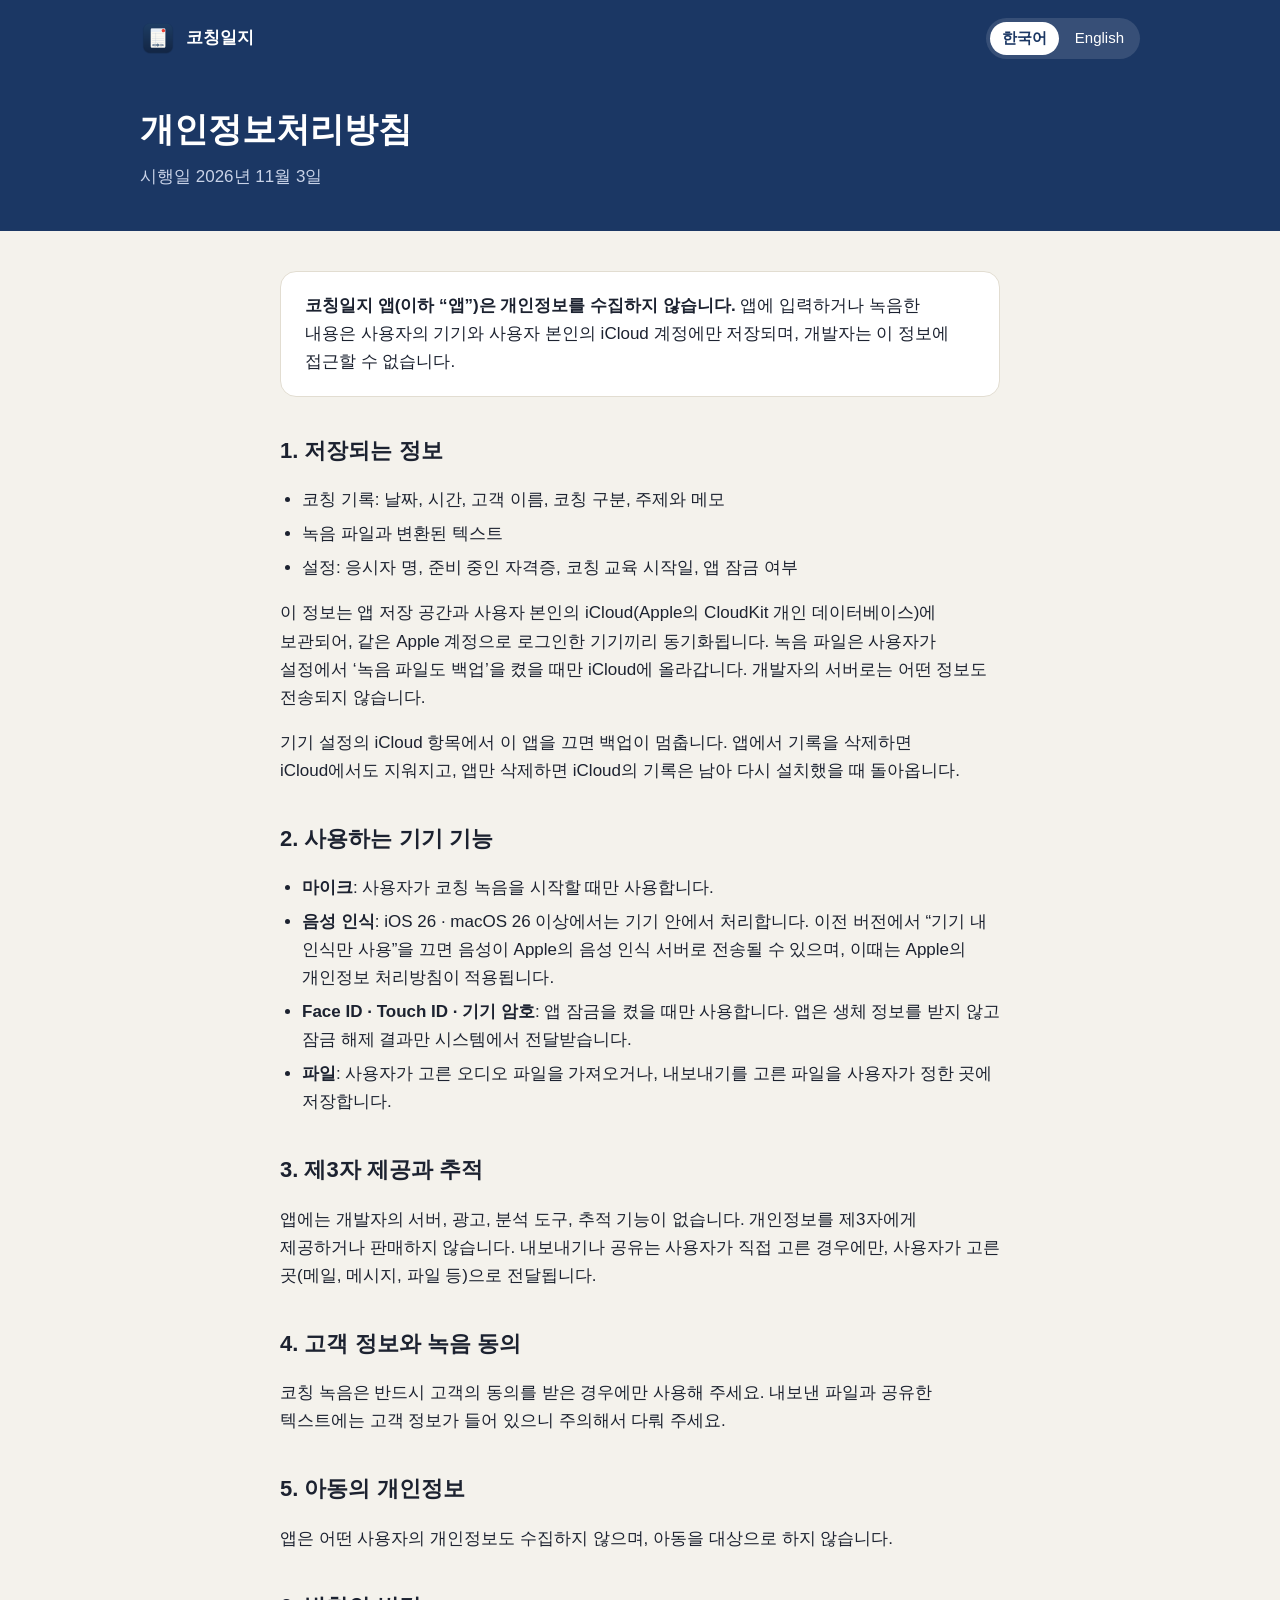
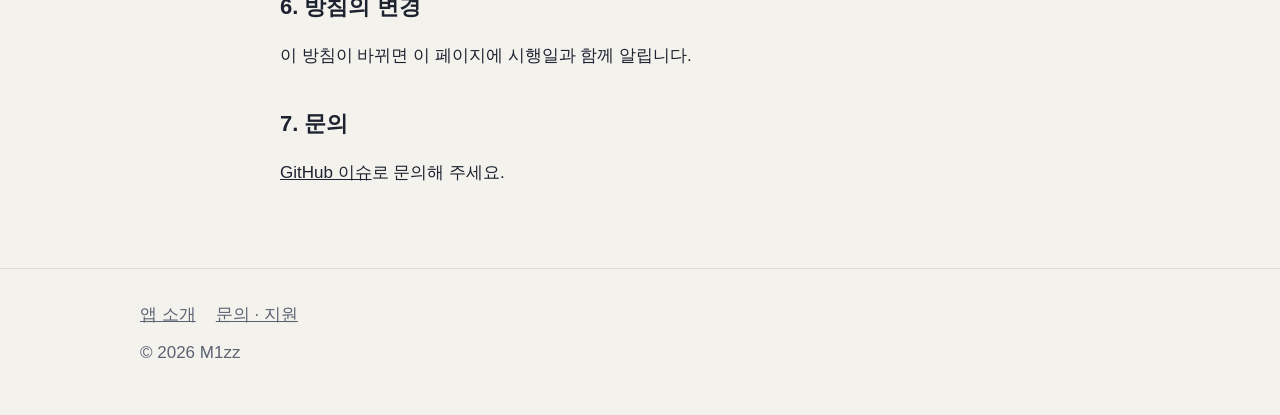
<file: docs/privacy.html>
<!doctype html>
<html lang="ko">
<head>
  <meta charset="utf-8">
  <meta name="viewport" content="width=device-width, initial-scale=1">
  <title>개인정보처리방침 · 코칭일지</title>
  <meta name="description" content="코칭일지 앱은 개인정보를 수집하지 않습니다. 기록은 내 기기와 내 iCloud에만 저장됩니다.">
  
  <meta name="theme-color" content="#1b3764">
  <link rel="icon" href="assets/icon.png">
  <link rel="stylesheet" href="style.css">
  <link rel="alternate" hreflang="ko" href="https://m1zz.github.io/KACCoachingLog/privacy.html">
  <link rel="alternate" hreflang="en" href="https://m1zz.github.io/KACCoachingLog/en/privacy.html">
  <link rel="alternate" hreflang="x-default" href="https://m1zz.github.io/KACCoachingLog/privacy.html">
</head>
<body>
  <div class="doc-head">
    <div class="wrap">
      <div class="topbar" style="color:#fff">
        <a class="brand" href="./"><img src="assets/icon.png" alt=""><span>코칭일지</span></a>
        <div class="lang" role="group" aria-label="Language"><a href="privacy.html" aria-current="page">한국어</a><a href="en/privacy.html">English</a></div>
      </div>
      <h1>개인정보처리방침</h1>
      
      <p>시행일 2026년 11월 3일</p>
      
    </div>
  </div>

  <main class="doc">
    <div>
      <div class="box"><strong>코칭일지 앱(이하 “앱”)은 개인정보를 수집하지 않습니다.</strong> 앱에 입력하거나 녹음한 내용은 사용자의 기기와 사용자 본인의 iCloud 계정에만 저장되며, 개발자는 이 정보에 접근할 수 없습니다.</div>

      <h2>1. 저장되는 정보</h2>
      <ul>
        <li>코칭 기록: 날짜, 시간, 고객 이름, 코칭 구분, 주제와 메모</li>
        <li>녹음 파일과 변환된 텍스트</li>
        <li>설정: 응시자 명, 준비 중인 자격증, 코칭 교육 시작일, 앱 잠금 여부</li>
      </ul>
      <p>이 정보는 앱 저장 공간과 사용자 본인의 iCloud(Apple의 CloudKit 개인 데이터베이스)에 보관되어, 같은 Apple 계정으로 로그인한 기기끼리 동기화됩니다. 녹음 파일은 사용자가 설정에서 ‘녹음 파일도 백업’을 켰을 때만 iCloud에 올라갑니다. 개발자의 서버로는 어떤 정보도 전송되지 않습니다.</p>
      <p>기기 설정의 iCloud 항목에서 이 앱을 끄면 백업이 멈춥니다. 앱에서 기록을 삭제하면 iCloud에서도 지워지고, 앱만 삭제하면 iCloud의 기록은 남아 다시 설치했을 때 돌아옵니다.</p>

      <h2>2. 사용하는 기기 기능</h2>
      <ul>
        <li><strong>마이크</strong>: 사용자가 코칭 녹음을 시작할 때만 사용합니다.</li>
        <li><strong>음성 인식</strong>: iOS 26 · macOS 26 이상에서는 기기 안에서 처리합니다. 이전 버전에서 “기기 내 인식만 사용”을 끄면 음성이 Apple의 음성 인식 서버로 전송될 수 있으며, 이때는 Apple의 개인정보 처리방침이 적용됩니다.</li>
        <li><strong>Face ID · Touch ID · 기기 암호</strong>: 앱 잠금을 켰을 때만 사용합니다. 앱은 생체 정보를 받지 않고 잠금 해제 결과만 시스템에서 전달받습니다.</li>
        <li><strong>파일</strong>: 사용자가 고른 오디오 파일을 가져오거나, 내보내기를 고른 파일을 사용자가 정한 곳에 저장합니다.</li>
      </ul>

      <h2>3. 제3자 제공과 추적</h2>
      <p>앱에는 개발자의 서버, 광고, 분석 도구, 추적 기능이 없습니다. 개인정보를 제3자에게 제공하거나 판매하지 않습니다. 내보내기나 공유는 사용자가 직접 고른 경우에만, 사용자가 고른 곳(메일, 메시지, 파일 등)으로 전달됩니다.</p>

      <h2>4. 고객 정보와 녹음 동의</h2>
      <p>코칭 녹음은 반드시 고객의 동의를 받은 경우에만 사용해 주세요. 내보낸 파일과 공유한 텍스트에는 고객 정보가 들어 있으니 주의해서 다뤄 주세요.</p>

      <h2>5. 아동의 개인정보</h2>
      <p>앱은 어떤 사용자의 개인정보도 수집하지 않으며, 아동을 대상으로 하지 않습니다.</p>

      <h2>6. 방침의 변경</h2>
      <p>이 방침이 바뀌면 이 페이지에 시행일과 함께 알립니다.</p>

      <h2>7. 문의</h2>
      <p><a href="https://github.com/M1zz/KACCoachingLog/issues">GitHub 이슈</a>로 문의해 주세요.</p>
    </div>

    
  </main>

  <footer>
    <div class="wrap">
      <div class="links">
        <a href="./"><span>앱 소개</span></a>
        <a href="support.html"><span>문의 · 지원</span></a>
      </div>
      <div>© 2026 M1zz</div>
    </div>
  </footer>
</body>
</html>
</file>
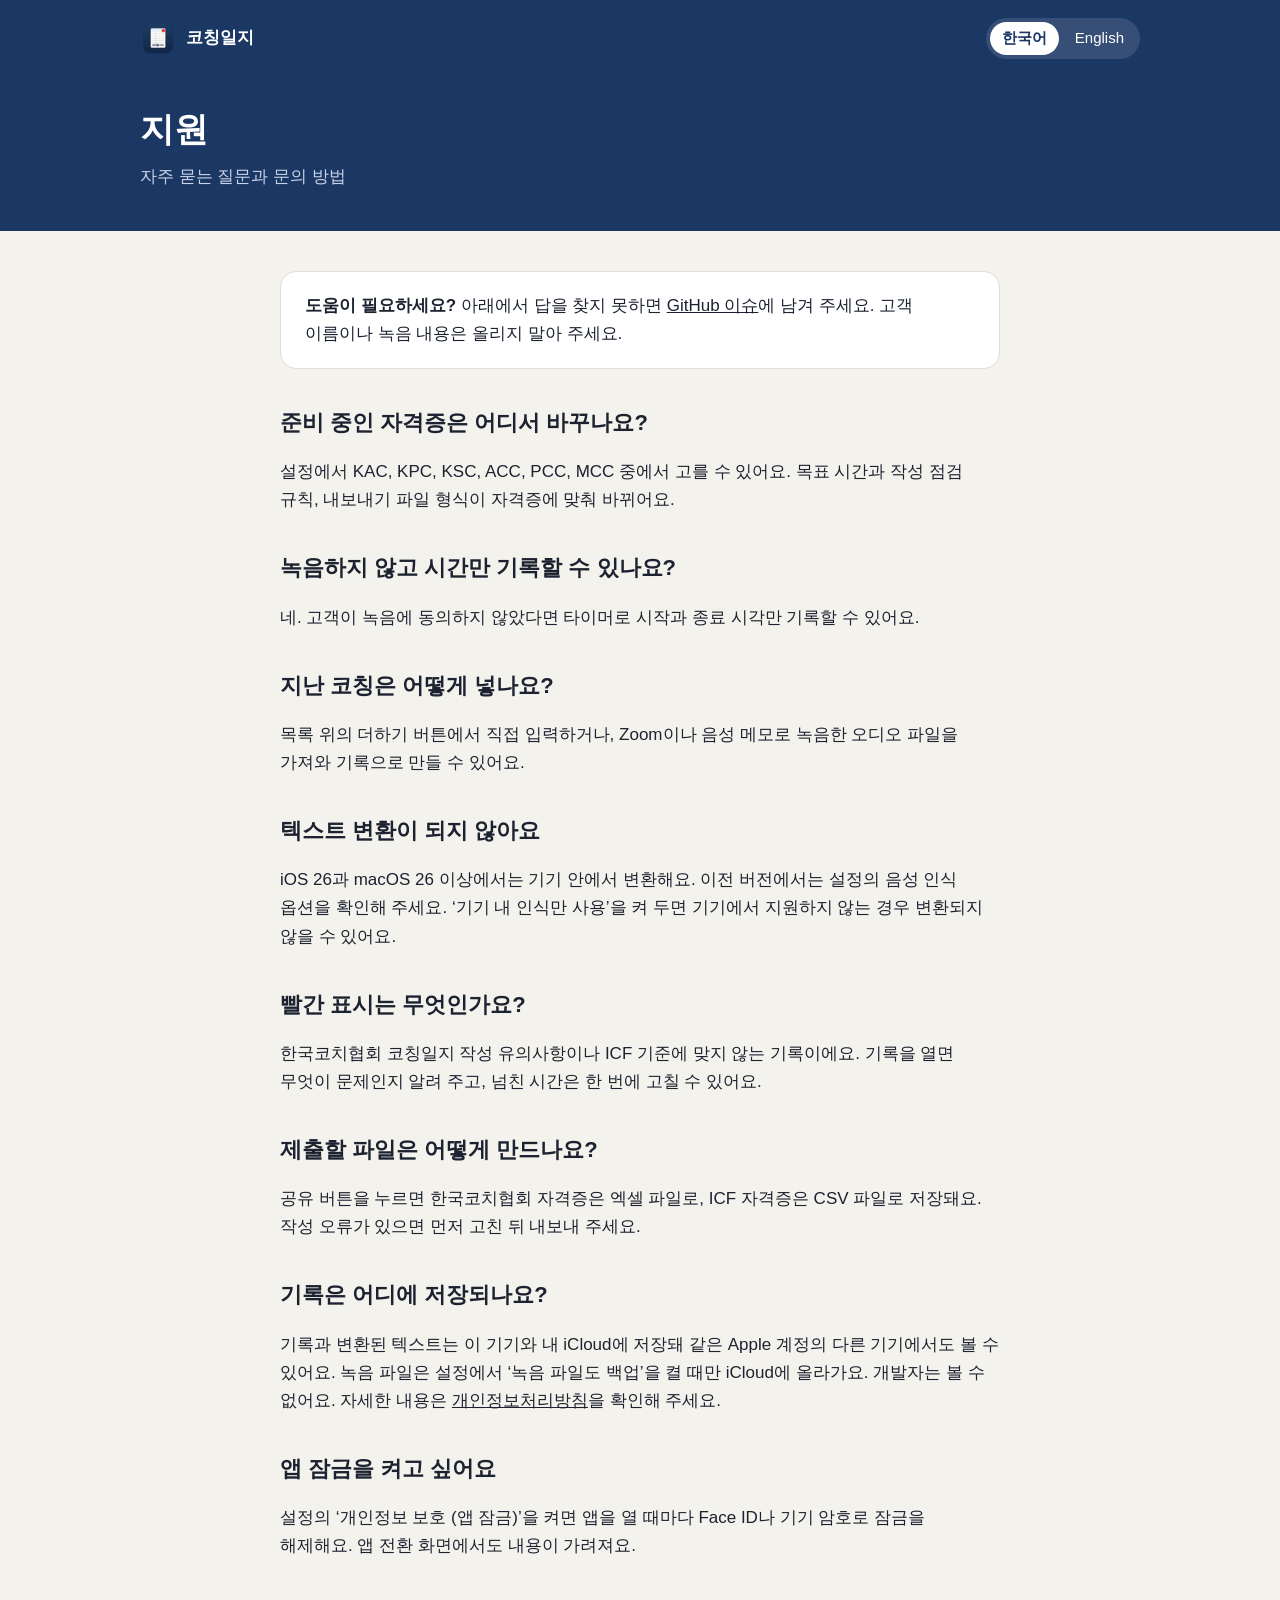
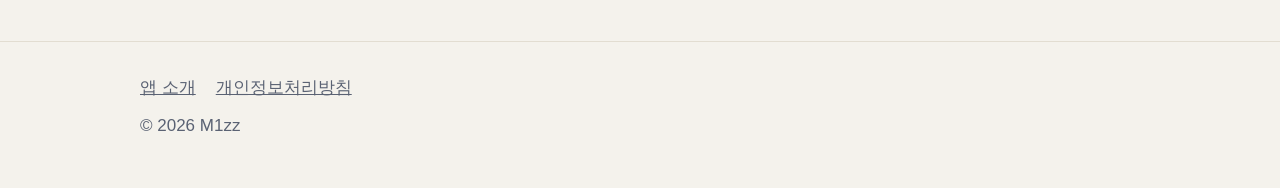
<file: docs/support.html>
<!doctype html>
<html lang="ko">
<head>
  <meta charset="utf-8">
  <meta name="viewport" content="width=device-width, initial-scale=1">
  <title>지원 · 코칭일지</title>
  <meta name="description" content="코칭일지 앱 사용법과 자주 묻는 질문, 문의 방법을 안내합니다.">
  
  <meta name="theme-color" content="#1b3764">
  <link rel="icon" href="assets/icon.png">
  <link rel="stylesheet" href="style.css">
  <link rel="alternate" hreflang="ko" href="https://m1zz.github.io/KACCoachingLog/support.html">
  <link rel="alternate" hreflang="en" href="https://m1zz.github.io/KACCoachingLog/en/support.html">
  <link rel="alternate" hreflang="x-default" href="https://m1zz.github.io/KACCoachingLog/support.html">
</head>
<body>
  <div class="doc-head">
    <div class="wrap">
      <div class="topbar" style="color:#fff">
        <a class="brand" href="./"><img src="assets/icon.png" alt=""><span>코칭일지</span></a>
        <div class="lang" role="group" aria-label="Language"><a href="support.html" aria-current="page">한국어</a><a href="en/support.html">English</a></div>
      </div>
      <h1>지원</h1>
      
      <p>자주 묻는 질문과 문의 방법</p>
      
    </div>
  </div>

  <main class="doc">
    <div>
      <div class="box"><strong>도움이 필요하세요?</strong> 아래에서 답을 찾지 못하면 <a href="https://github.com/M1zz/KACCoachingLog/issues">GitHub 이슈</a>에 남겨 주세요. 고객 이름이나 녹음 내용은 올리지 말아 주세요.</div>

      <h2>준비 중인 자격증은 어디서 바꾸나요?</h2>
      <p>설정에서 KAC, KPC, KSC, ACC, PCC, MCC 중에서 고를 수 있어요. 목표 시간과 작성 점검 규칙, 내보내기 파일 형식이 자격증에 맞춰 바뀌어요.</p>

      <h2>녹음하지 않고 시간만 기록할 수 있나요?</h2>
      <p>네. 고객이 녹음에 동의하지 않았다면 타이머로 시작과 종료 시각만 기록할 수 있어요.</p>

      <h2>지난 코칭은 어떻게 넣나요?</h2>
      <p>목록 위의 더하기 버튼에서 직접 입력하거나, Zoom이나 음성 메모로 녹음한 오디오 파일을 가져와 기록으로 만들 수 있어요.</p>

      <h2>텍스트 변환이 되지 않아요</h2>
      <p>iOS 26과 macOS 26 이상에서는 기기 안에서 변환해요. 이전 버전에서는 설정의 음성 인식 옵션을 확인해 주세요. ‘기기 내 인식만 사용’을 켜 두면 기기에서 지원하지 않는 경우 변환되지 않을 수 있어요.</p>

      <h2>빨간 표시는 무엇인가요?</h2>
      <p>한국코치협회 코칭일지 작성 유의사항이나 ICF 기준에 맞지 않는 기록이에요. 기록을 열면 무엇이 문제인지 알려 주고, 넘친 시간은 한 번에 고칠 수 있어요.</p>

      <h2>제출할 파일은 어떻게 만드나요?</h2>
      <p>공유 버튼을 누르면 한국코치협회 자격증은 엑셀 파일로, ICF 자격증은 CSV 파일로 저장돼요. 작성 오류가 있으면 먼저 고친 뒤 내보내 주세요.</p>

      <h2>기록은 어디에 저장되나요?</h2>
      <p>기록과 변환된 텍스트는 이 기기와 내 iCloud에 저장돼 같은 Apple 계정의 다른 기기에서도 볼 수 있어요. 녹음 파일은 설정에서 ‘녹음 파일도 백업’을 켤 때만 iCloud에 올라가요. 개발자는 볼 수 없어요. 자세한 내용은 <a href="privacy.html">개인정보처리방침</a>을 확인해 주세요.</p>

      <h2>앱 잠금을 켜고 싶어요</h2>
      <p>설정의 ‘개인정보 보호 (앱 잠금)’을 켜면 앱을 열 때마다 Face ID나 기기 암호로 잠금을 해제해요. 앱 전환 화면에서도 내용이 가려져요.</p>
    </div>

    
  </main>

  <footer>
    <div class="wrap">
      <div class="links">
        <a href="./"><span>앱 소개</span></a>
        <a href="privacy.html"><span>개인정보처리방침</span></a>
      </div>
      <div>© 2026 M1zz</div>
    </div>
  </footer>
</body>
</html>
</file>
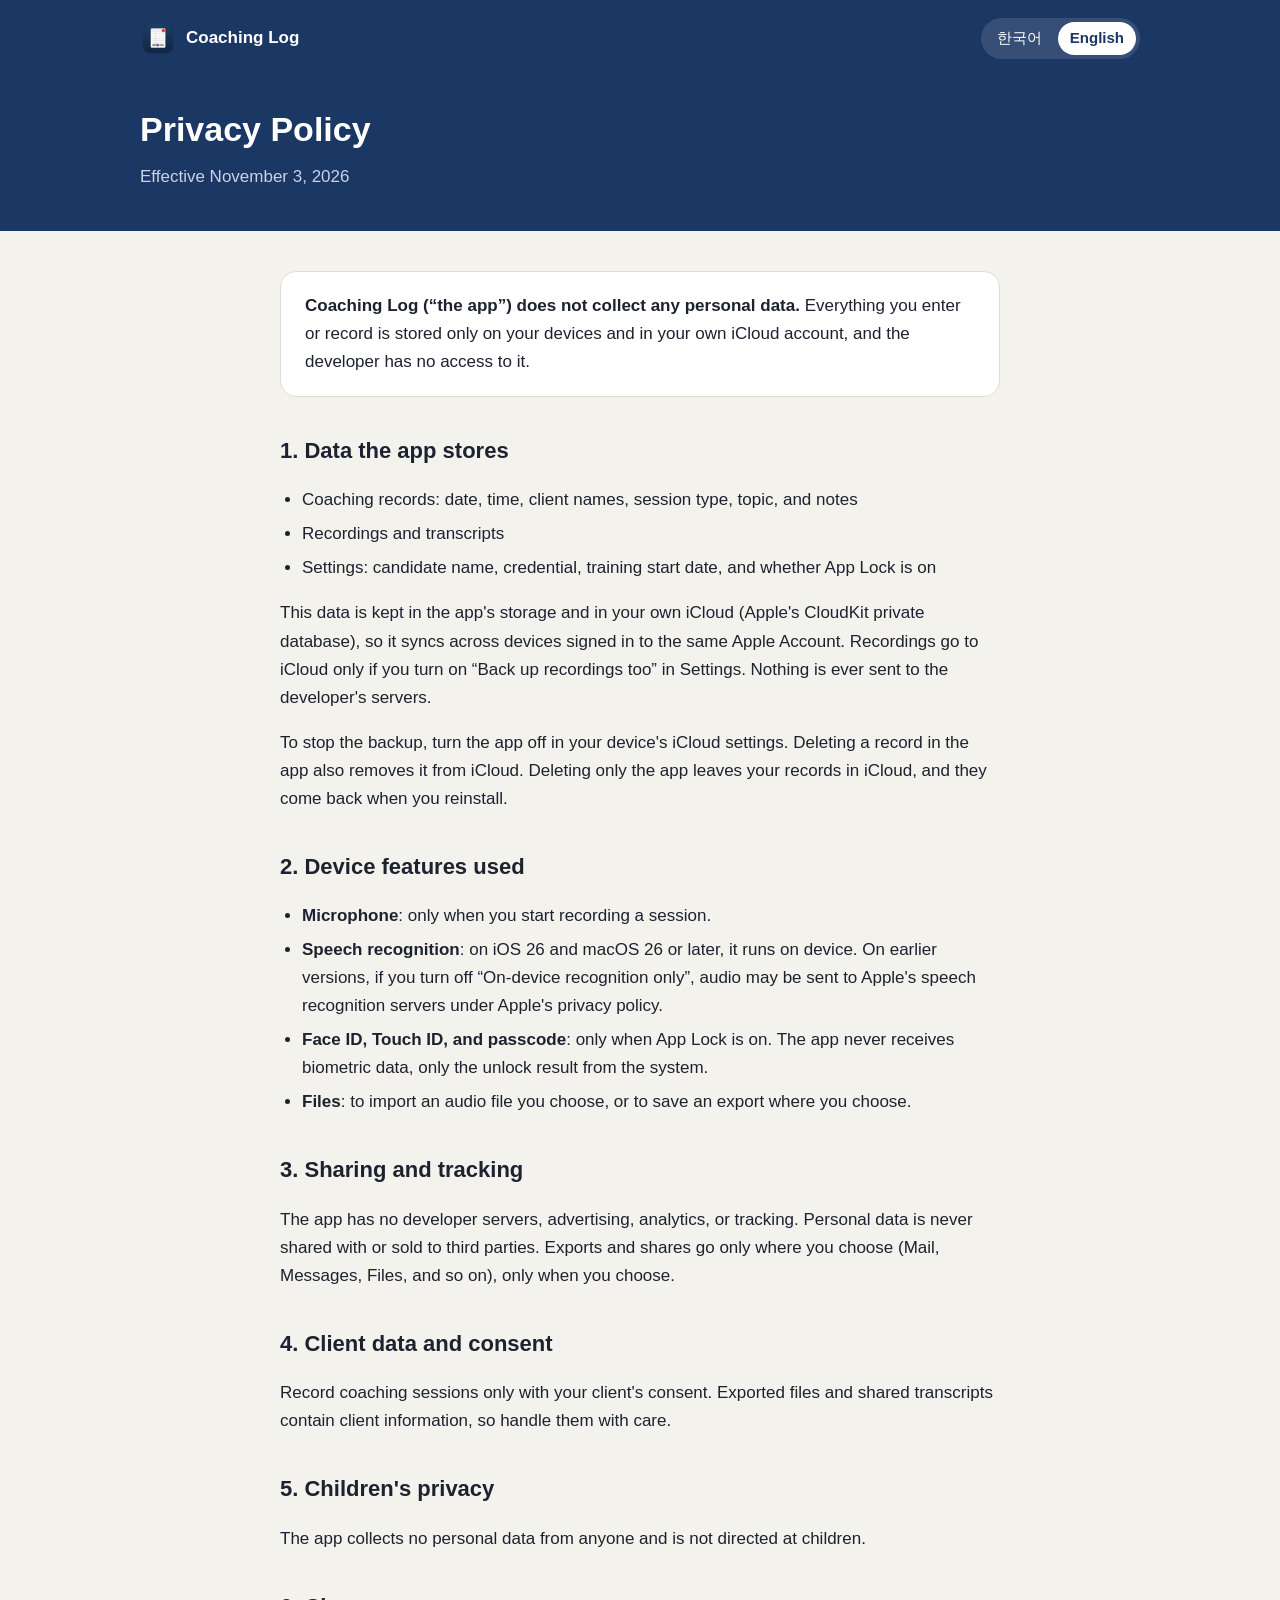
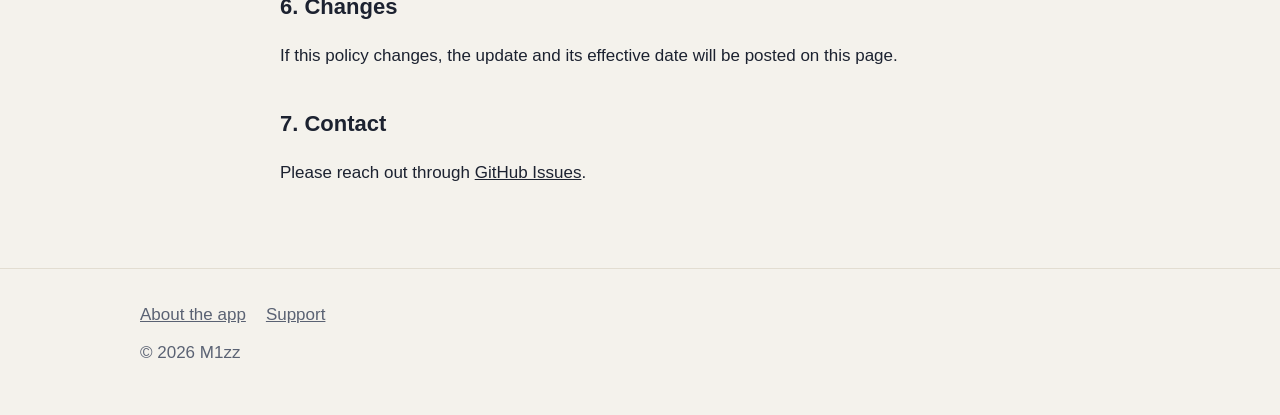
<file: docs/en/privacy.html>
<!doctype html>
<html lang="en">
<head>
  <meta charset="utf-8">
  <meta name="viewport" content="width=device-width, initial-scale=1">
  <title>Privacy Policy · Coaching Log</title>
  
  <meta name="description" content="Coaching Log collects no personal data. Your records stay on your devices and in your own iCloud.">
  <meta name="theme-color" content="#1b3764">
  <link rel="icon" href="../assets/icon.png">
  <link rel="stylesheet" href="../style.css">
  <link rel="alternate" hreflang="ko" href="https://m1zz.github.io/KACCoachingLog/privacy.html">
  <link rel="alternate" hreflang="en" href="https://m1zz.github.io/KACCoachingLog/en/privacy.html">
  <link rel="alternate" hreflang="x-default" href="https://m1zz.github.io/KACCoachingLog/privacy.html">
</head>
<body>
  <div class="doc-head">
    <div class="wrap">
      <div class="topbar" style="color:#fff">
        <a class="brand" href="./"><img src="../assets/icon.png" alt=""><span>Coaching Log</span></a>
        <div class="lang" role="group" aria-label="Language"><a href="../privacy.html">한국어</a><a href="../en/privacy.html" aria-current="page">English</a></div>
      </div>
      
      <h1>Privacy Policy</h1>
      
      <p>Effective November 3, 2026</p>
    </div>
  </div>

  <main class="doc">
    

    <div>
      <div class="box"><strong>Coaching Log (“the app”) does not collect any personal data.</strong> Everything you enter or record is stored only on your devices and in your own iCloud account, and the developer has no access to it.</div>

      <h2>1. Data the app stores</h2>
      <ul>
        <li>Coaching records: date, time, client names, session type, topic, and notes</li>
        <li>Recordings and transcripts</li>
        <li>Settings: candidate name, credential, training start date, and whether App Lock is on</li>
      </ul>
      <p>This data is kept in the app's storage and in your own iCloud (Apple's CloudKit private database), so it syncs across devices signed in to the same Apple Account. Recordings go to iCloud only if you turn on “Back up recordings too” in Settings. Nothing is ever sent to the developer's servers.</p>
      <p>To stop the backup, turn the app off in your device's iCloud settings. Deleting a record in the app also removes it from iCloud. Deleting only the app leaves your records in iCloud, and they come back when you reinstall.</p>

      <h2>2. Device features used</h2>
      <ul>
        <li><strong>Microphone</strong>: only when you start recording a session.</li>
        <li><strong>Speech recognition</strong>: on iOS 26 and macOS 26 or later, it runs on device. On earlier versions, if you turn off “On-device recognition only”, audio may be sent to Apple's speech recognition servers under Apple's privacy policy.</li>
        <li><strong>Face ID, Touch ID, and passcode</strong>: only when App Lock is on. The app never receives biometric data, only the unlock result from the system.</li>
        <li><strong>Files</strong>: to import an audio file you choose, or to save an export where you choose.</li>
      </ul>

      <h2>3. Sharing and tracking</h2>
      <p>The app has no developer servers, advertising, analytics, or tracking. Personal data is never shared with or sold to third parties. Exports and shares go only where you choose (Mail, Messages, Files, and so on), only when you choose.</p>

      <h2>4. Client data and consent</h2>
      <p>Record coaching sessions only with your client's consent. Exported files and shared transcripts contain client information, so handle them with care.</p>

      <h2>5. Children's privacy</h2>
      <p>The app collects no personal data from anyone and is not directed at children.</p>

      <h2>6. Changes</h2>
      <p>If this policy changes, the update and its effective date will be posted on this page.</p>

      <h2>7. Contact</h2>
      <p>Please reach out through <a href="https://github.com/M1zz/KACCoachingLog/issues">GitHub Issues</a>.</p>
    </div>
  </main>

  <footer>
    <div class="wrap">
      <div class="links">
        <a href="./"><span>About the app</span></a>
        <a href="support.html"><span>Support</span></a>
      </div>
      <div>© 2026 M1zz</div>
    </div>
  </footer>
</body>
</html>
</file>
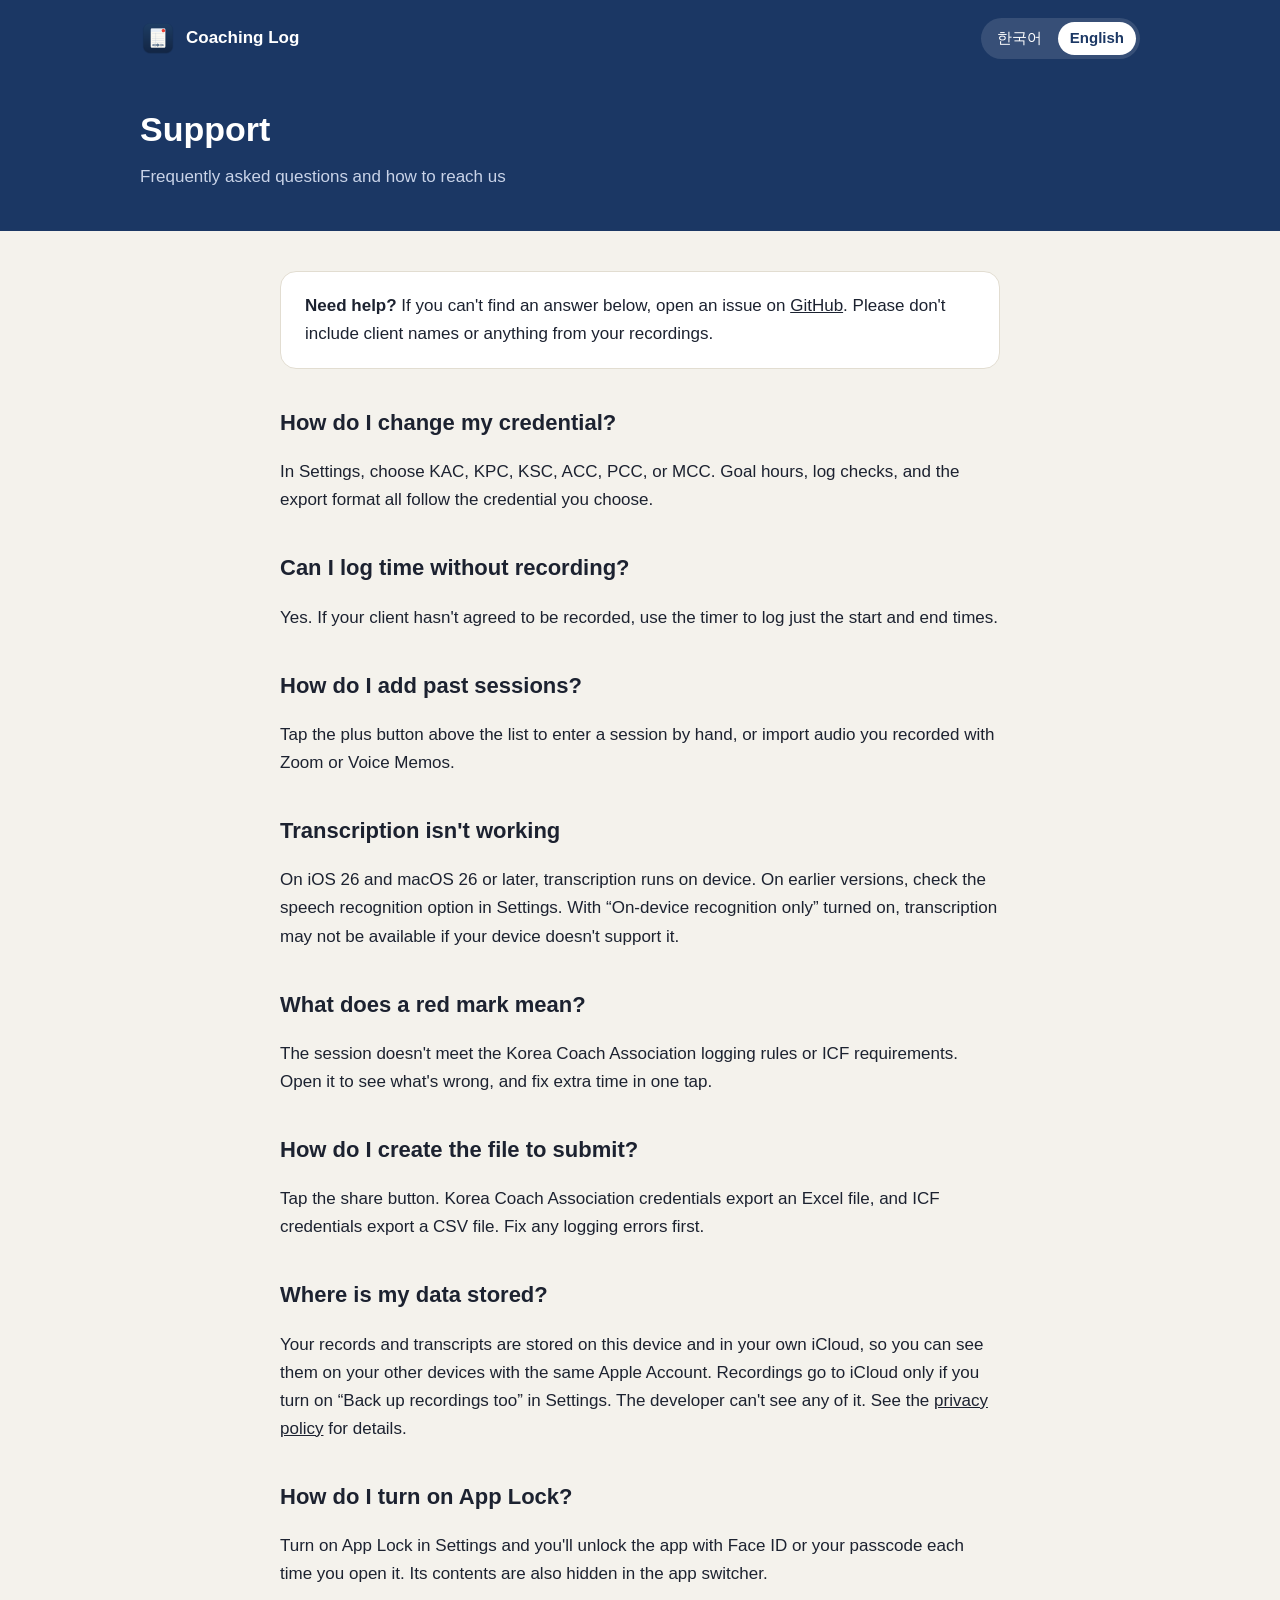
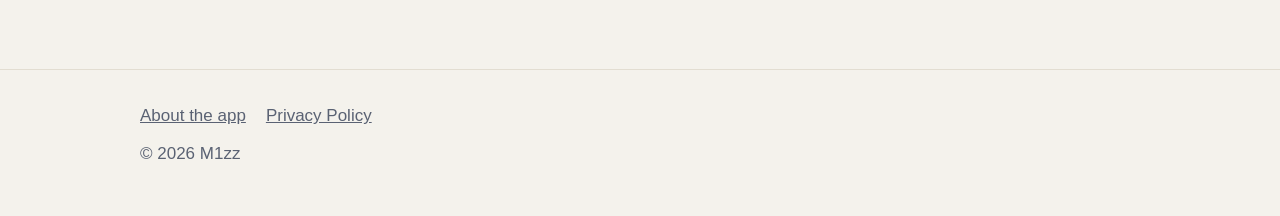
<file: docs/en/support.html>
<!doctype html>
<html lang="en">
<head>
  <meta charset="utf-8">
  <meta name="viewport" content="width=device-width, initial-scale=1">
  <title>Support · Coaching Log</title>
  
  <meta name="description" content="How to use Coaching Log, frequently asked questions, and how to get help.">
  <meta name="theme-color" content="#1b3764">
  <link rel="icon" href="../assets/icon.png">
  <link rel="stylesheet" href="../style.css">
  <link rel="alternate" hreflang="ko" href="https://m1zz.github.io/KACCoachingLog/support.html">
  <link rel="alternate" hreflang="en" href="https://m1zz.github.io/KACCoachingLog/en/support.html">
  <link rel="alternate" hreflang="x-default" href="https://m1zz.github.io/KACCoachingLog/support.html">
</head>
<body>
  <div class="doc-head">
    <div class="wrap">
      <div class="topbar" style="color:#fff">
        <a class="brand" href="./"><img src="../assets/icon.png" alt=""><span>Coaching Log</span></a>
        <div class="lang" role="group" aria-label="Language"><a href="../support.html">한국어</a><a href="../en/support.html" aria-current="page">English</a></div>
      </div>
      
      <h1>Support</h1>
      
      <p>Frequently asked questions and how to reach us</p>
    </div>
  </div>

  <main class="doc">
    

    <div>
      <div class="box"><strong>Need help?</strong> If you can't find an answer below, open an issue on <a href="https://github.com/M1zz/KACCoachingLog/issues">GitHub</a>. Please don't include client names or anything from your recordings.</div>

      <h2>How do I change my credential?</h2>
      <p>In Settings, choose KAC, KPC, KSC, ACC, PCC, or MCC. Goal hours, log checks, and the export format all follow the credential you choose.</p>

      <h2>Can I log time without recording?</h2>
      <p>Yes. If your client hasn't agreed to be recorded, use the timer to log just the start and end times.</p>

      <h2>How do I add past sessions?</h2>
      <p>Tap the plus button above the list to enter a session by hand, or import audio you recorded with Zoom or Voice Memos.</p>

      <h2>Transcription isn't working</h2>
      <p>On iOS 26 and macOS 26 or later, transcription runs on device. On earlier versions, check the speech recognition option in Settings. With “On-device recognition only” turned on, transcription may not be available if your device doesn't support it.</p>

      <h2>What does a red mark mean?</h2>
      <p>The session doesn't meet the Korea Coach Association logging rules or ICF requirements. Open it to see what's wrong, and fix extra time in one tap.</p>

      <h2>How do I create the file to submit?</h2>
      <p>Tap the share button. Korea Coach Association credentials export an Excel file, and ICF credentials export a CSV file. Fix any logging errors first.</p>

      <h2>Where is my data stored?</h2>
      <p>Your records and transcripts are stored on this device and in your own iCloud, so you can see them on your other devices with the same Apple Account. Recordings go to iCloud only if you turn on “Back up recordings too” in Settings. The developer can't see any of it. See the <a href="privacy.html">privacy policy</a> for details.</p>

      <h2>How do I turn on App Lock?</h2>
      <p>Turn on App Lock in Settings and you'll unlock the app with Face ID or your passcode each time you open it. Its contents are also hidden in the app switcher.</p>
    </div>
  </main>

  <footer>
    <div class="wrap">
      <div class="links">
        <a href="./"><span>About the app</span></a>
        <a href="privacy.html"><span>Privacy Policy</span></a>
      </div>
      <div>© 2026 M1zz</div>
    </div>
  </footer>
</body>
</html>
</file>
<file: docs/sitegen.css>
/* 앱 소개 페이지 공용 디자인. sitegen.py 가 각 레포 docs/sitegen.css 로 복사한다(앱의 다른 css 와 이름이 겹치지 않게). 여기서만 고친다.
   앱마다 다른 것은 --accent 하나(페이지 <style> 에서 넣는다). */

:root {
  --bg: #f2f2f7; --surface: #fff; --text: #111418; --muted: #5d666d; --line: #e3e5ea;
  --on-accent: #fff;
  --r-outer: 28px; --r-inner: 16px;          /* 안쪽 = 바깥 - 여백(12) */
  --s1: 4px; --s2: 8px; --s3: 12px; --s4: 16px; --s5: 24px; --s6: 32px; --s7: 48px; --s8: 64px; --s9: 96px;
  --ease: cubic-bezier(0.22, 1, 0.36, 1);
  color-scheme: light dark;
}
@media (prefers-color-scheme: dark) {
  :root { --bg: #0a0d0f; --surface: #141a1d; --text: #eef3f5; --muted: #93a0a6; --line: #232c30; --on-accent: #0a0d0f; }
}

* { box-sizing: border-box; }
html { scroll-behavior: smooth; -webkit-text-size-adjust: 100%; }
body {
  margin: 0; background: var(--bg); color: var(--text);
  font: 17px/1.6 -apple-system, BlinkMacSystemFont, "SF Pro Text", "Apple SD Gothic Neo", "Hiragino Sans",
        "PingFang SC", "Segoe UI", Roboto, "Noto Sans", "Noto Sans KR", "Noto Sans JP", "Noto Sans SC", sans-serif;
  -webkit-font-smoothing: antialiased;
}
:lang(ko) { word-break: keep-all; }
:lang(ja) { word-break: auto-phrase; }   /* 일본어: 단어 가운데서 줄이 바뀌지 않게 (지원하는 브라우저만) */
h1, h2, h3 { text-wrap: balance; margin: 0; line-height: 1.15; letter-spacing: -0.02em; }
p, li, dd, summary { text-wrap: pretty; }
h1 { font-size: clamp(2.25rem, 6vw, 3.75rem); font-weight: 700; }
h2 { font-size: clamp(1.625rem, 3.6vw, 2.25rem); font-weight: 700; margin-bottom: var(--s4); }
h3 { font-size: 1.125rem; font-weight: 600; }
p { margin: 0 0 var(--s3); }
a { color: var(--accent); text-underline-offset: 3px; }
code { font: inherit; font-weight: 600; color: var(--accent); }
.muted { color: var(--muted); }
.small { font-size: 0.875rem; }

/* 키보드 사용자: 본문 바로가기, 눈에 보이는 초점 */
.skip { position: absolute; left: var(--s4); top: -100px; padding: var(--s2) var(--s4);
        background: var(--surface); border-radius: var(--r-inner); z-index: 10; }
.skip:focus { top: var(--s4); }
:focus-visible { outline: 3px solid var(--accent); outline-offset: 3px; border-radius: 8px; }

/* 위 막대 */
.bar { display: flex; align-items: center; justify-content: space-between;
       max-width: 1080px; margin: 0 auto; padding: var(--s4) var(--s5); }
.brand { display: flex; align-items: center; gap: var(--s3); color: var(--text); text-decoration: none; font-weight: 600; }
.brand img { border-radius: 8px; }
.lang-link { color: var(--muted); text-decoration: none; font-size: 0.9375rem; }
.lang-link:hover { color: var(--text); }

main { max-width: 1080px; margin: 0 auto; padding: 0 var(--s5); }
main > section { padding: var(--s8) 0; }
main > section + section { border-top: 1px solid var(--line); }

/* 첫 화면: 무엇을 해 주는지 + 받기 + 실제 화면 */
.hero { display: grid; grid-template-columns: 1.2fr 1fr; gap: var(--s7); align-items: center; padding-top: var(--s6) !important; }
.hero h1 { margin-bottom: var(--s5); max-width: 14em; }
.lead { font-size: 1.25rem; color: var(--muted); max-width: 32em; margin-bottom: var(--s6); }

.cta { display: inline-flex; align-items: center; min-height: 52px; padding: 0 var(--s6);
       background: var(--accent); color: var(--on-accent); border-radius: 999px;
       font-weight: 600; text-decoration: none; margin-bottom: var(--s3);
       transition: transform .2s var(--ease), filter .2s var(--ease), box-shadow .2s var(--ease); }
.cta:hover { filter: brightness(1.08); transform: translateY(-1px);
             box-shadow: 0 8px 24px color-mix(in srgb, var(--accent) 35%, transparent); }
.cta:active { transform: translateY(0) scale(.98); filter: brightness(.95); }

.actions { display: flex; flex-wrap: wrap; align-items: center; gap: var(--s2) var(--s5); }
.try { font-weight: 600; text-decoration: none; margin-bottom: var(--s3); }
.try:hover { text-decoration: underline; }

/* 아이폰 화면 */
.phone { justify-self: center; width: min(300px, 72vw); padding: 10px; border-radius: 48px;
         background: #0b0d0f; box-shadow: 0 30px 60px -20px rgb(0 0 0 / .35), 0 0 0 1px var(--line); }
.phone img, .phone video { display: block; width: 100%; height: auto; border-radius: 38px; }
.plain { justify-self: center; width: 100%; }
.plain img, .plain video { display: block; width: 100%; height: auto; border-radius: var(--r-inner);
                           box-shadow: 0 24px 48px -20px rgb(0 0 0 / .3), 0 0 0 1px var(--line); }

/* 문제 */
.problem > * { max-width: 40rem; }
.problem p { font-size: 1.1875rem; }

/* 좋아지는 점: 글과 화면을 번갈아 */
.feature { display: grid; grid-template-columns: 1fr 1fr; gap: var(--s7); align-items: center; }
.feature:nth-of-type(odd) .copy { order: 2; }
.feature .phone { width: min(260px, 66vw); }
.feature .plain { max-width: 520px; }
.feature p { font-size: 1.0625rem; color: var(--muted); max-width: 30em; }

/* 시작하기 */
.card { background: var(--surface); border-radius: var(--r-outer); padding: var(--s5); }
.steps { list-style: none; padding: 0; margin: 0; display: grid; grid-template-columns: repeat(3, 1fr); gap: var(--s4); }
.steps .n { display: inline-grid; place-items: center; width: 32px; height: 32px; border-radius: 50%;
            background: var(--accent); color: var(--on-accent); font-weight: 700; margin-bottom: var(--s4); }
.steps h3 { margin-bottom: var(--s2); }
.steps p { color: var(--muted); margin: 0; }

/* 명령표 */
.table dl { margin: 0; }
.table div { display: grid; grid-template-columns: minmax(0, 22em) minmax(0, 1fr); gap: var(--s5);
             padding: var(--s3) 0; border-bottom: 1px solid var(--line); }
.table div:last-child { border-bottom: 0; }
.table dt { font-weight: 600; color: var(--accent); }
.table dd { margin: 0; }
#commands .muted { margin-top: var(--s4); }

/* 가격 */
.plans { display: grid; grid-template-columns: 1fr 1fr; gap: var(--s4); margin-bottom: var(--s4); }
.plan h3 { margin-bottom: var(--s3); }
.plan ul { margin: 0 0 var(--s3); padding-left: 1.2em; }
.plan li { margin-bottom: var(--s2); }
.plan.pro { box-shadow: inset 0 0 0 2px var(--accent); }

/* 자주 묻는 질문 */
.faq { background: var(--surface); border-radius: var(--r-outer); padding: var(--s2) var(--s5); }
details { border-bottom: 1px solid var(--line); }
details:last-child { border-bottom: 0; }
summary { cursor: pointer; list-style: none; padding: var(--s4) var(--s6) var(--s4) 0; font-weight: 600; position: relative; }
summary::-webkit-details-marker { display: none; }
summary::after { content: "+"; position: absolute; right: 0; top: var(--s4); color: var(--muted);
                 font-weight: 400; transition: transform .25s var(--ease); }
details[open] summary::after { transform: rotate(45deg); }
summary:hover { color: var(--accent); }
details p { color: var(--muted); padding-bottom: var(--s4); margin: 0; }
.contact { margin-top: var(--s5); }

/* 마지막 받기 */
.closing { text-align: center; }
.closing h2 { margin-bottom: var(--s5); }

footer { max-width: 1080px; margin: 0 auto; padding: var(--s6) var(--s5) var(--s8); color: var(--muted); font-size: 0.875rem; }
.langs { display: flex; flex-wrap: wrap; gap: var(--s2) var(--s4); margin-bottom: var(--s5); }
.langs a { color: var(--muted); text-decoration: none; }
.langs a:hover { color: var(--text); }
.langs a[aria-current] { color: var(--accent); font-weight: 600; }
footer a { color: inherit; }

/* 스크롤하면 부드럽게 나타난다. 스크립트가 없거나 동작 줄이기를 켰으면 처음부터 보인다. */
.js .reveal { opacity: 0; transform: translateY(24px); transition: opacity .8s var(--ease), transform .8s var(--ease); }
.js .reveal.in { opacity: 1; transform: none; }
@media (prefers-reduced-motion: reduce) {
  html { scroll-behavior: auto; }
  .js .reveal { opacity: 1; transform: none; transition: none; }
  .cta { transition: none; }
}

@media (max-width: 760px) {
  main { padding: 0 var(--s4); }
  .bar, footer { padding-left: var(--s4); padding-right: var(--s4); }
  main > section { padding: var(--s7) 0; }
  .hero, .feature { grid-template-columns: 1fr; gap: var(--s6); }
  .hero { text-align: left; }
  .feature:nth-of-type(odd) .copy { order: 0; }
  .steps, .plans { grid-template-columns: 1fr; }
  .table div { grid-template-columns: 1fr; gap: var(--s1); }
}
</file>
<file: docs/demo.css>
/* 코칭일지 웹 체험. 오류는 빨강, 주의는 주황, 통과는 초록: 앱의 작성 점검 색과 같다. */
.demo-card { display: grid; gap: var(--s4); --cl-red: #D70015; --cl-orange: #B25000; --cl-green: #248A3D; }
@media (prefers-color-scheme: dark) { .demo-card { --cl-red: #FF6961; --cl-orange: #FFB340; --cl-green: #30D158; } }
.cl-top { display: flex; flex-wrap: wrap; justify-content: space-between; gap: var(--s2); }
.cl-certs { display: flex; gap: var(--s2); }
.chip { font: inherit; font-weight: 600; color: var(--accent); background: var(--bg); border: 0;
        border-radius: 999px; padding: var(--s2) var(--s4); min-height: 44px; min-width: 44px; cursor: pointer;
        transition: transform .15s var(--ease), background .15s var(--ease); }
.chip:hover { background: color-mix(in srgb, var(--accent) 14%, var(--bg)); }
.chip:active { transform: scale(.95); }
.chip[aria-pressed="true"] { background: var(--accent); color: var(--on-accent); }

.cl-summary { background: var(--bg); border-radius: var(--r-inner); padding: var(--s4); }
.cl-summary > div:first-child { display: flex; flex-direction: column; }
.cl-summary b { font-size: 1.75rem; letter-spacing: -0.02em; font-variant-numeric: tabular-nums; }
.cl-bar { height: 6px; border-radius: 3px; background: var(--line); margin: var(--s2) 0 var(--s3); overflow: hidden; }
.cl-bar i { display: block; height: 100%; background: var(--accent); transition: width .4s var(--ease); }
.cl-status { font-weight: 600; margin: 0; }
.cl-status.ok { color: var(--cl-green); }
.cl-status.ok::before { content: "✓ "; }
.cl-status.bad { color: var(--cl-red); }
.cl-status.warn { color: var(--cl-orange); }

.cl-list { list-style: none; margin: 0; padding: 0; display: grid; grid-template-columns: repeat(2, 1fr); gap: var(--s3); }
.cl-row { background: var(--bg); border-radius: var(--r-inner); padding: var(--s3) var(--s4); box-shadow: inset 0 0 0 2px transparent;
          transition: box-shadow .2s var(--ease); }
.cl-row.has-error { box-shadow: inset 0 0 0 2px color-mix(in srgb, var(--cl-red) 55%, transparent); }
.cl-head { display: flex; justify-content: space-between; gap: var(--s2); }
.cl-min { font-weight: 600; font-variant-numeric: tabular-nums; }
.cl-min.off { text-decoration: line-through; color: var(--muted); }
.cl-kind { display: inline-block; font-size: .8125rem; font-weight: 700; color: #fff; border-radius: 6px; padding: 0 6px; margin-top: var(--s1); }
.cl-kind.paid { background: #0A64D6; }
.cl-kind.free { background: #1E7F3A; }
.cl-kind.ctc { background: #A12DB8; }
.cl-issue { font-size: .9375rem; margin: var(--s2) 0 0; padding-left: 1.3em; position: relative; }
.cl-issue::before { position: absolute; left: 0; font-weight: 700; }
.cl-issue.error { color: var(--cl-red); }
.cl-issue.error::before { content: "✕"; }
.cl-issue.warn { color: var(--cl-orange); }
.cl-issue.warn::before { content: "!"; left: .3em; }
.cl-fix { margin-top: var(--s2); font-size: .9375rem; background: var(--surface); box-shadow: inset 0 0 0 1.5px color-mix(in srgb, var(--accent) 45%, transparent); }
.cl-fix:hover { background: var(--surface); box-shadow: inset 0 0 0 2px var(--accent); }
.cl-foot { margin: 0; }

@media (prefers-reduced-motion: reduce) { .cl-bar i, .cl-row { transition: none; } }
@media (max-width: 760px) { .cl-list { grid-template-columns: 1fr; } }
</file>
<file: docs/style.css>
:root {
  --navy: #1b3764;
  --navy-deep: #12264a;
  --paper: #fbf8f1;
  --red: #e5483b;
  --bg: #f4f2ec;
  --surface: #ffffff;
  --text: #1c2230;
  --muted: #5a6273;
  --line: #e2ddd1;
  --kca: #2f3f9e;
  --kca-soft: #eceefa;
  --icf: #b0367d;
  --icf-soft: #f8eaf2;
}

@media (prefers-color-scheme: dark) {
  :root {
    --bg: #0f1726;
    --surface: #182236;
    --text: #e9ecf2;
    --muted: #a3acbd;
    --line: #2a3650;
    --kca: #a9b4ff;
    --kca-soft: #1f2a4d;
    --icf: #f29ccc;
    --icf-soft: #3a2036;
  }
}

* { box-sizing: border-box; }

html { -webkit-text-size-adjust: 100%; }

body {
  margin: 0;
  background: var(--bg);
  color: var(--text);
  font-family: -apple-system, BlinkMacSystemFont, "Apple SD Gothic Neo", "Pretendard", "Noto Sans KR", "Segoe UI", sans-serif;
  font-size: 17px;
  line-height: 1.65;
  word-break: keep-all;
}

a { color: inherit; }

.wrap { max-width: 1040px; margin: 0 auto; padding: 0 20px; }

.topbar {
  display: flex; align-items: center; justify-content: space-between;
  padding: 18px 0;
}
.brand { display: flex; align-items: center; gap: 10px; font-weight: 700; text-decoration: none; }
.brand img { width: 36px; height: 36px; border-radius: 9px; }
.lang { display: flex; gap: 4px; background: rgba(255,255,255,.12); border-radius: 999px; padding: 4px; }
.lang a {
  font-size: 15px; color: inherit; text-decoration: none;
  padding: 4px 12px; border-radius: 999px;
}
.lang a[aria-current="page"] { background: #fff; color: var(--navy); font-weight: 700; }

/* Hero */
.hero {
  background: radial-gradient(1200px 500px at 80% -10%, #2b5196 0%, transparent 60%), linear-gradient(160deg, var(--navy) 0%, var(--navy-deep) 100%);
  color: #fff;
  padding-bottom: 72px;
}
.hero-grid { display: grid; grid-template-columns: 1.3fr 1fr; gap: 40px; align-items: center; padding-top: 40px; }
.hero h1 { font-size: clamp(34px, 5vw, 52px); line-height: 1.2; margin: 0 0 16px; letter-spacing: -0.02em; }
.hero p.lead { font-size: 19px; color: #d6deef; margin: 0 0 28px; max-width: 34em; }
.badge {
  display: inline-flex; align-items: center; gap: 8px;
  background: var(--paper); color: var(--navy); font-weight: 700;
  padding: 12px 20px; border-radius: 14px; text-decoration: none;
}
.badge .dot { width: 10px; height: 10px; border-radius: 50%; background: var(--red); }
.hero-sub { margin-top: 14px; color: #b9c4dc; font-size: 15px; }
.hero-art { display: flex; justify-content: center; }
.hero-art img { width: min(300px, 70vw); filter: drop-shadow(0 24px 40px rgba(0,0,0,.35)); }

/* Sections */
section { padding: 64px 0; }
section h2 { font-size: 30px; margin: 0 0 8px; letter-spacing: -0.01em; }
section .intro { color: var(--muted); margin: 0 0 32px; }

.features { display: grid; grid-template-columns: repeat(3, 1fr); gap: 16px; }
.card {
  background: var(--surface); border: 1px solid var(--line); border-radius: 18px; padding: 24px;
}
.card .icon {
  width: 44px; height: 44px; border-radius: 12px; display: grid; place-items: center;
  background: var(--kca-soft); color: var(--kca); margin-bottom: 14px;
}
.card .icon svg { width: 24px; height: 24px; }
.card h3 { margin: 0 0 6px; font-size: 19px; }
.card p { margin: 0; color: var(--muted); }

/* Credentials */
.creds { display: grid; grid-template-columns: repeat(3, 1fr); gap: 16px; }
.cred { background: var(--surface); border: 1px solid var(--line); border-radius: 18px; overflow: hidden; }
.cred header { padding: 14px 20px; font-size: 22px; font-weight: 800; text-align: center; }
.cred.kca header { background: var(--kca-soft); color: var(--kca); }
.cred.icf header { background: var(--icf-soft); color: var(--icf); }
.cred ul { list-style: none; margin: 0; padding: 16px 20px 20px; }
.cred li { padding: 4px 0 4px 18px; position: relative; }
.cred li::before { content: ""; position: absolute; left: 2px; top: 13px; border: 5px solid transparent; border-left-color: var(--red); }
.group-title { display: flex; align-items: baseline; gap: 10px; margin: 28px 0 12px; }
.group-title strong { font-size: 20px; }
.group-title span { color: var(--muted); }
.note { color: var(--muted); margin-top: 20px; }

/* Steps */
.steps { display: grid; grid-template-columns: repeat(3, 1fr); gap: 16px; counter-reset: step; }
.step { background: var(--surface); border: 1px solid var(--line); border-radius: 18px; padding: 24px; }
.step::before {
  counter-increment: step; content: counter(step);
  display: inline-grid; place-items: center; width: 34px; height: 34px; border-radius: 50%;
  background: var(--navy); color: #fff; font-weight: 700; margin-bottom: 12px;
}
.step h3 { margin: 0 0 6px; font-size: 19px; }
.step p { margin: 0; color: var(--muted); }

.privacy-band {
  background: var(--surface); border: 1px solid var(--line); border-radius: 22px; padding: 32px;
  display: grid; grid-template-columns: auto 1fr; gap: 24px; align-items: center;
}
.privacy-band .shield {
  width: 64px; height: 64px; border-radius: 18px; background: var(--navy); color: #fff; display: grid; place-items: center;
}
.privacy-band h2 { font-size: 24px; }
.privacy-band p { margin: 0; color: var(--muted); }

footer { border-top: 1px solid var(--line); padding: 32px 0 48px; color: var(--muted); }
footer .links { display: flex; flex-wrap: wrap; gap: 20px; margin-bottom: 10px; }

/* Document pages (privacy) */
.doc-head { background: var(--navy); color: #fff; padding-bottom: 40px; }
.doc-head h1 { margin: 24px 0 6px; font-size: 34px; }
.doc-head p { margin: 0; color: #c9d3e8; }
.doc { max-width: 760px; margin: 0 auto; padding: 40px 20px 64px; }
.doc h2 { font-size: 22px; margin: 36px 0 10px; }
.doc ul { padding-left: 22px; }
.doc li { margin: 6px 0; }
.doc .box { background: var(--surface); border: 1px solid var(--line); border-radius: 16px; padding: 20px 24px; }

@media (max-width: 860px) {
  .hero-grid { grid-template-columns: 1fr; text-align: center; }
  .hero p.lead { margin-left: auto; margin-right: auto; }
  .hero-art { order: -1; }
  .hero-art img { width: 180px; }
  .features, .creds, .steps { grid-template-columns: 1fr; }
  .privacy-band { grid-template-columns: 1fr; }
}
</file>
